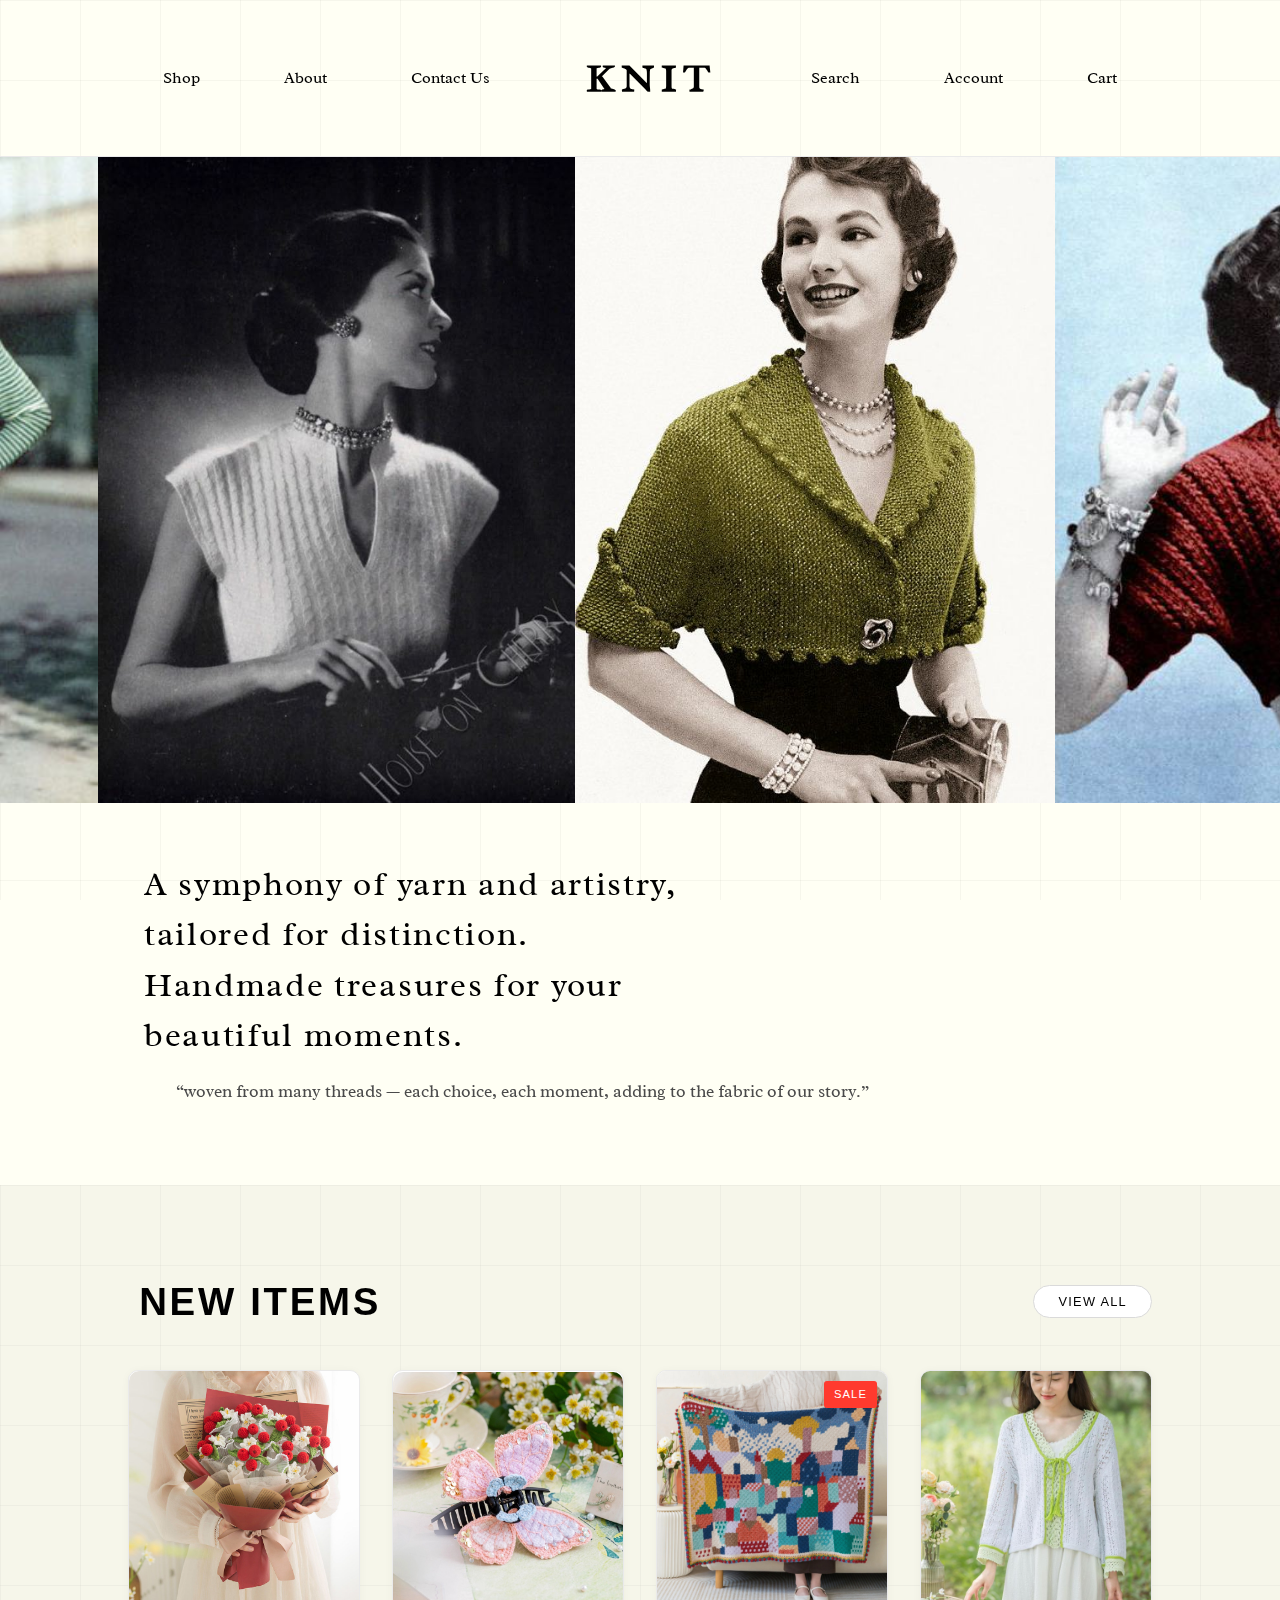
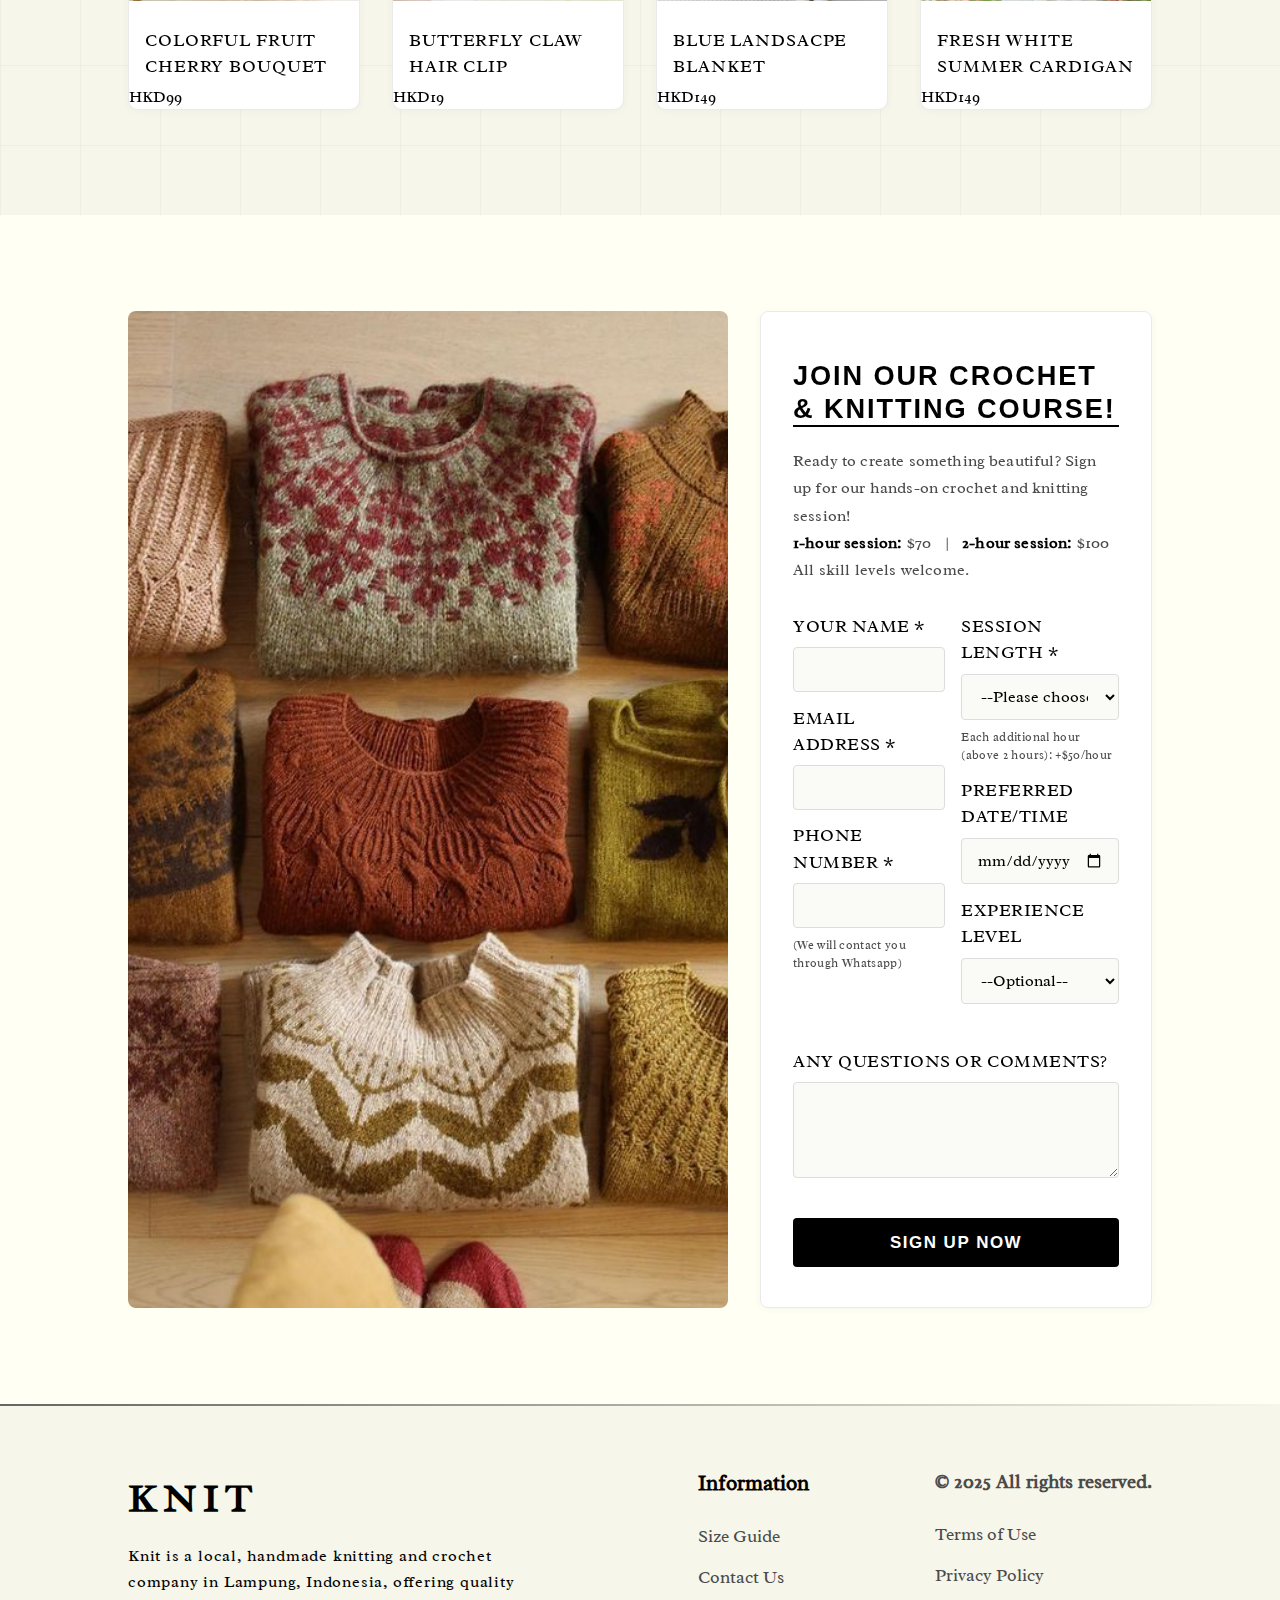
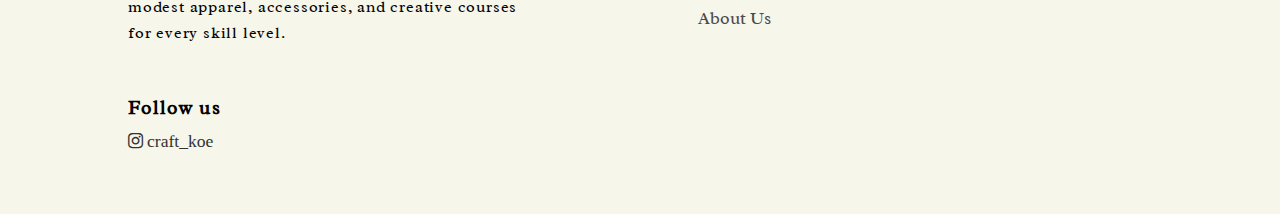
<file: index.html>
<!DOCTYPE html>
<html>  
    <head>
        <meta charset="UTF-8">
        <meta name="viewport" content="width=device-width, initial-scale=1">
        
        <link rel="shortcut icon" type="fronend/image/x-icon" href="frontend/images/yarn-logo-no-background-big.png" />
        <title>KNIT</title>
        <link rel="stylesheet" href="frontend/styles/pages/index.css" />


        <!-- Inter font -->
        <link rel="preconnect" href="https://fonts.googleapis.com">
        <link rel="preconnect" href="https://fonts.gstatic.com" crossorigin>
        <link href="https://fonts.googleapis.com/css2?family=Inter:ital,opsz,wght@0,14..32,100..900;1,14..32,100..900&family=Radley:ital@0;1&family=Roboto:ital,wght@0,100..900;1,100..900&display=swap" rel="stylesheet">

        <!-- Radley -->
        <link rel="preconnect" href="https://fonts.googleapis.com">
        <link rel="preconnect" href="https://fonts.gstatic.com" crossorigin>
        <link href="https://fonts.googleapis.com/css2?family=Radley:ital@0;1&family=Roboto:ital,wght@0,100..900;1,100..900&display=swap" rel="stylesheet">

        <!-- Instagram Logo -->
        <meta name="viewport" content="width=device-width, initial-scale=1">
        <link rel="stylesheet" href="https://cdnjs.cloudflare.com/ajax/libs/font-awesome/4.7.0/css/font-awesome.min.css">
    </head> 

    <body>
        <nav class="nav">
            <div class="nav__links__left">
                <a class=nav__link href="shop.html">Shop</a>
                <a class=nav__link href="about.html">About</a>
                <a class=nav__link href="contact.html">Contact Us</a>
            </div>

            <a class="nav__logo" href="index.html" >KNIT</a>

            <div class="nav__links__right">
                <a class="nav__link search_bar">Search</a>
                <a class=nav__link href="account.html">Account</a>
                <a class=nav__link href="cart.html">Cart</a>
            </div>
        </nav>

        <div class="search-container" id="searchContainer">
            <form class="search-form">
                <input type="text" class="search-input" placeholder="Search for products...">
                <button type="button" class="search-close" id="searchClose">✕</button>
            </form>
        </div>
        
        <div class="cover">
            <div class="cover__gallery">
                <img class="cover__image" alt="Cover image" src="frontend/images/vintage-green-buttoned-long-sleeve-shirt.jpg">
                <img class="cover__image" alt="Cover image" src="frontend/images/white-sleeveless shirtjpg.jpg">
                <img class="cover__image" alt="Cover image" src="frontend/images/vintage-green-cropped-shirt.jpg">
                <img class="cover__image" alt="Cover image" src="frontend/images/red-cropped-outer-shirt.jpg">    
            </div>
            
            <div class="cover__description">
                <h4>A symphony of yarn and artistry, tailored for distinction. Handmade treasures for your beautiful moments.</h4>
                <h5>“woven from many threads — each choice, each moment, adding to the fabric of our story.”</h5>
            </div>

            <div class="collection__preview">
                <div class="preview__title">
                    <span class="new-items__title">New Items</span>

                    <div class="new-items__button__section">
                        <button class="new-items__button">View all</button>
                    </div>
                </div>

                <div class="preview__gallery"></div>
            </div>
        </div>

        <div class="course">
            <div class="course__image">
                <img class="knitting-course__image4" alt="Knitting Course" src="frontend/images/knitting-course-image3.jpg">
            </div>

            <div class="signup">
                <h2>Join Our Crochet & Knitting Course!</h2>
                <p>
                    Ready to create something beautiful? Sign up for our hands-on crochet and knitting session!<br>
                    <strong>1-hour session:</strong> $70 &nbsp; | &nbsp; <strong>2-hour session:</strong> $100<br>
                    All skill levels welcome.
                </p>
                <form>
                    <div class="signup__inputs">
                        <div class="signup__left">
                            <div class="label-input__group">
                                <label class="signup__label" for="name">Your Name *</label>
                                <input type="text" id="name" name="name" required>
                            </div>
                            
                            <div class="label-input__group">
                                <label class="signup__label" for="email">Email Address *</label>
                                <input type="email" id="email" name="email" required>
                            </div>

                            <div class="label-input__group">
                                <label class="signup__label" for="phone">Phone Number *</label>
                                <input type="tel" id="phone" name="phone" required>
                                <h6>(We will contact you through Whatsapp)</h6>
                            </div>
                            
                        </div>

                        <div class="signup__right">
                            <div class="label-input__group">
                                <label class="signup__label" for="session">Session Length *</label>
                                <select id="session" name="session" required>
                                <option value="">--Please choose--</option>
                                <option value="2-hour">$100 - 2 hours</option>
                                <option value="1-hour">$70 - 1 hour</option>
                                </select>
                                <h6>Each additional hour (above 2 hours): +$50/hour</h6>
                            </div>
                            
                            <div class="label-input__group">
                                <label class="signup__label" for="preferred-date">Preferred Date/Time</label>
                                <input type="date" id="preferred-date" name="preferred-date">
                            </div>
                            
                            <div class="label-input__group">
                                <label class="signup__label" for="experience">Experience Level</label>
                                <select id="experience" name="experience">
                                <option value="">--Optional--</option>
                                <option value="beginner">Beginner</option>
                                <option value="intermediate">Intermediate</option>
                                <option value="advanced">Advanced</option>
                                </select>
                            </div>
                        </div>
                    </div>
                    
            
                    <div class="comment__group">
                        <label for="comments">Any Questions or Comments?</label>
                        <textarea id="comments" name="comments"></textarea>
                    </div>

                    <button class="signup-button__course" type="submit">SIGN UP NOW</button>
                </form>
            </div>
        </div>

        <footer class="footer">
            <div class="footer__content">
                <div class="footer__logo">
                    <h1 class="logo__name">KNIT</h1>
                    <p>Knit is a local, handmade knitting and crochet company in Lampung, Indonesia, offering quality modest apparel, accessories, and creative courses for every skill level.</p>
                    
                    <h3>Follow us</h3>
                    <a href="https://www.instagram.com/craft_koe_?utm_source=ig_web_button_share_sheet&igsh=ZDNlZDc0MzIxNw==" class="fa fa-instagram"> craft_koe</a>
                    
                </div>

                <div class="footer__links">
                    <div class="footer__column">
                        <h4>Information</h4>
                        <a href="#">Size Guide</a>
                        <a href="#">Contact Us</a>
                        <a href="#">About Us</a>
                    </div>
                </div>

                <div class="footer__bottom">
                    <p>&copy; 2025 All rights reserved.</p>
                    <a href="#">Terms of Use</a>
                    <a href="#">Privacy Policy</a>
                </div>
            </div>  
        </footer>

        <script type="module" src="backend/scripts/index.js"></script>

    </body>

</html>
</file>
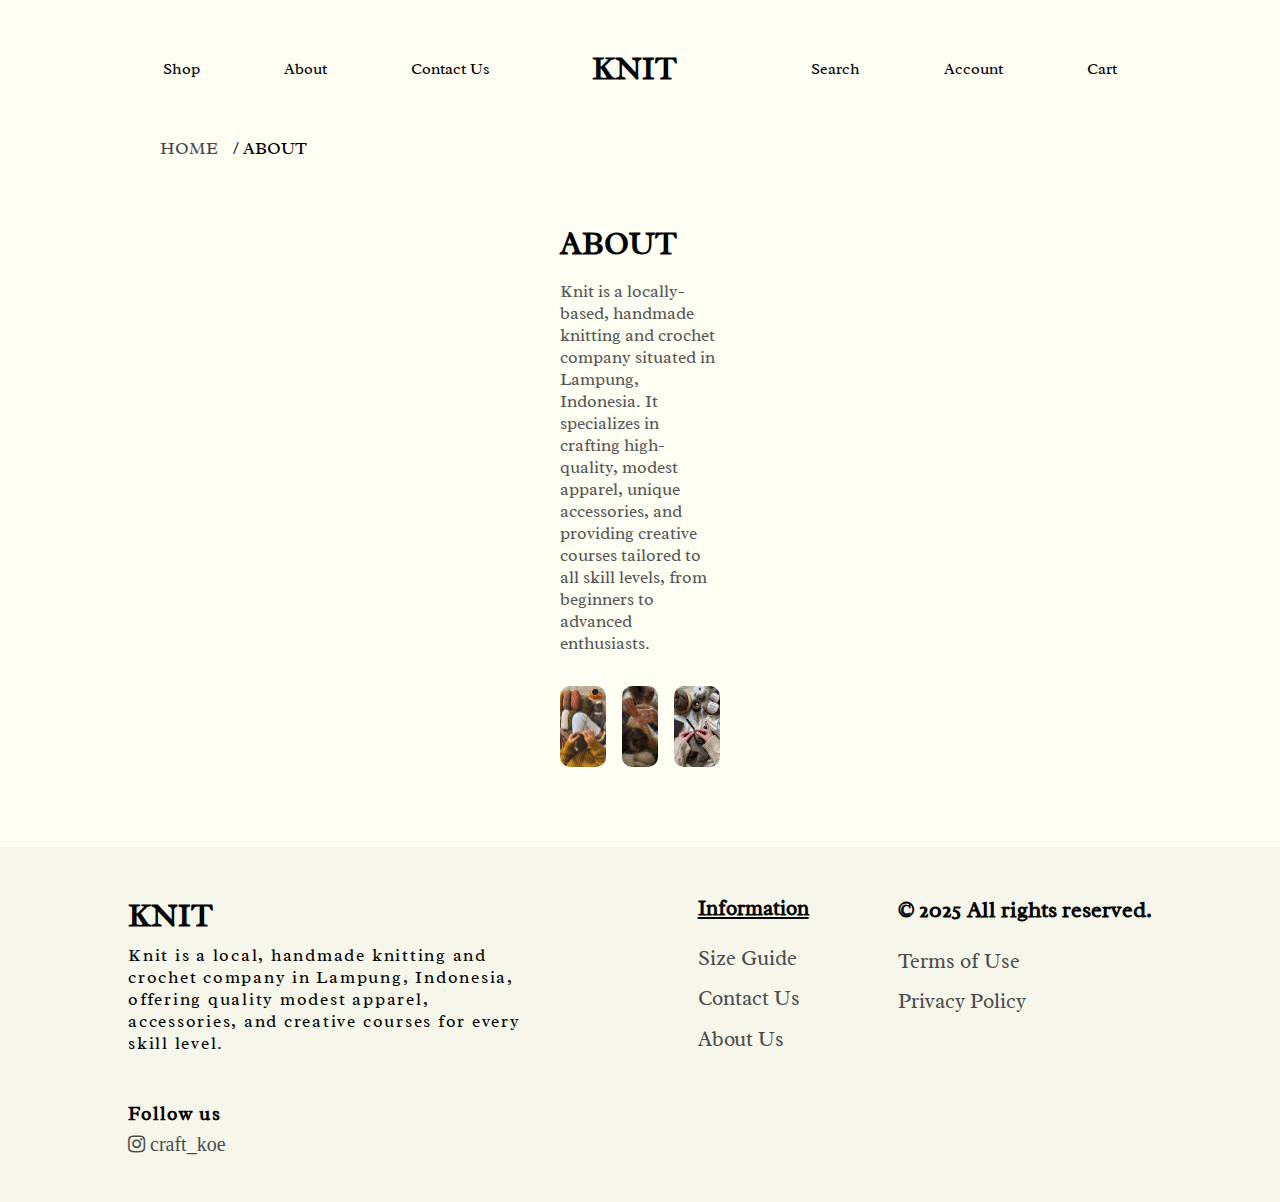
<file: about.html>
<!DOCTYPE html>
<html>  
    <head>
        <meta charset="UTF-8">
        <meta name="viewport" content="width=device-width, initial-scale=1">
        
        <link rel="shortcut icon" type="fronend/image/x-icon" href="frontend/images/yarn-logo-no-background-big.png" />
        <title>KNIT</title>
        <link rel="stylesheet" href="frontend/styles/pages/about.css" />


        <!-- Inter font -->
        <link rel="preconnect" href="https://fonts.googleapis.com">
        <link rel="preconnect" href="https://fonts.gstatic.com" crossorigin>
        <link href="https://fonts.googleapis.com/css2?family=Inter:ital,opsz,wght@0,14..32,100..900;1,14..32,100..900&family=Radley:ital@0;1&family=Roboto:ital,wght@0,100..900;1,100..900&display=swap" rel="stylesheet">

        <!-- Instagram Logo -->
        <meta name="viewport" content="width=device-width, initial-scale=1">
        <link rel="stylesheet" href="https://cdnjs.cloudflare.com/ajax/libs/font-awesome/4.7.0/css/font-awesome.min.css">
        

        <body>
            <nav class="nav">
                <div class="nav__links__left">
                    <a class=nav__link href="collection.html">Shop</a>
                    <a class=nav__link href="about.html">About</a>
                    <a class=nav__link href="contact.html">Contact Us</a>
                </div>

                <a class="nav__logo" href="index.html" >KNIT</a>

                <div class="nav__links__right">
                    <a class=nav__link href="collection.html">Search</a>
                    <a class=nav__link href="collection.html">Account</a>
                    <a class=nav__link href="collection.html">Cart</a>
                </div>
            </nav>

            <div class="home__link">
                <p><a class="home-link" href="index.html">HOME</a> / ABOUT</p>
            </div>

            <div class="about__page">
                <div class="about-page__description">
                    <h1>ABOUT</h1>
                    <p>Knit is a locally-based, handmade knitting and crochet company situated in Lampung, Indonesia. It specializes in crafting high-quality, modest apparel, unique accessories, and providing creative courses tailored to all skill levels, from beginners to advanced enthusiasts.</p>
                </div>

                <div class="about-page__images">
                    <!-- <img class="about__image" alt="checkered sweater girl" src="frontend/images/knitting-course-image5.jpg"> -->
                    <!-- <img class="about__image" alt="sleeveless sweater country girl" src="frontend/images/knitting-course-image6.jpg"> -->
                     <img class="about__image" alt="checkered sweater girl" src="frontend/images/knitting-course-image2.jpg">
                     <img class="about__image" alt="checkered sweater girl" src="frontend/images/ab69d7233e1824171c7b5cb471130643.jpg">
                     <img class="about__image" alt="checkered sweater girl" src="frontend/images/ea11f1b19dd8186fe44600997d5d1c47.jpg">
                </div>
                
            </div>

            <footer class="footer">
                <div class="footer__content">
                    <div class="footer__logo">
                        <h1 class="logo__name">KNIT</h1>
                        <p>Knit is a local, handmade knitting and crochet company in Lampung, Indonesia, offering quality modest apparel, accessories, and creative courses for every skill level.</p>
                        
                        <h3>Follow us</h3>
                        <a href="https://www.instagram.com/craft_koe_?utm_source=ig_web_button_share_sheet&igsh=ZDNlZDc0MzIxNw==" class="fa fa-instagram"> craft_koe</a>
                        
                    </div>

                    <div class="footer__links">
                        <div class="footer__column">
                            <h4>Information</h4>
                            <a href="#">Size Guide</a>
                            <a href="#">Contact Us</a>
                            <a href="#">About Us</a>
                        </div>
                    </div>

                    <div class="footer__bottom">
                        <p>&copy; 2025 All rights reserved.</p>
                        <a href="#">Terms of Use</a>
                        <a href="#">Privacy Policy</a>
                    </div>
                </div>
                
            </footer>
            
        </body>

<script>
  document.addEventListener("DOMContentLoaded", function() {
    const nav = document.querySelector('.nav');
    const navHeight = nav.offsetHeight;
    const navOriginalPosition = nav.offsetTop;
    let lastScrollTop = 0;
    let isFixed = false;
    
    // Set initial nav properties
    nav.style.backgroundColor = '#fffff4';
    nav.style.width = '100%';
    nav.style.transition = 'transform 0.2s ease-in-out';
    nav.style.zIndex = '1000';
    
    // Create a placeholder to prevent layout shifts
    const placeholder = document.createElement('div');
    placeholder.style.height = navHeight + 'px';
    placeholder.style.display = 'none';
    nav.parentNode.insertBefore(placeholder, nav);
    
    window.addEventListener('scroll', function() {
      let scrollTop = window.pageYOffset || document.documentElement.scrollTop;
      let scrollingDown = scrollTop > lastScrollTop;
      
      // Check if we've scrolled past the nav completely
      if (scrollTop >= navOriginalPosition + navHeight) {
        // Nav is completely out of view
        if (!isFixed) {
          // First time becoming fixed - apply fixed positioning
          placeholder.style.display = 'block';
          nav.style.position = 'fixed';
          nav.style.top = '0';
          
          // If scrolling down, immediately hide it without transition
          if (scrollingDown) {
            nav.style.transition = 'none';
            nav.style.transform = 'translateY(-100%)';
            // Force reflow to apply the transform without transition
            nav.offsetHeight;
            // Restore transition for future changes
            nav.style.transition = 'transform 0.3s ease-in-out';
          } else {
            nav.style.transform = 'translateY(0)';
          }
          
          isFixed = true;
        } else {
          // Already fixed, handle hide/show
          if (scrollingDown) {
            nav.style.transform = 'translateY(-100%)';
          } else {
            nav.style.transform = 'translateY(0)';
          }
        }
      } else if (scrollTop <= navOriginalPosition) {
        // We're at or above the original nav position
        if (isFixed) {
          placeholder.style.display = 'none';
          nav.style.position = 'static';
          nav.style.transform = 'translateY(0)';
          isFixed = false;
        }
      }
      
      lastScrollTop = scrollTop;
    });
  });
</script>
    </head>
</html>
</file>
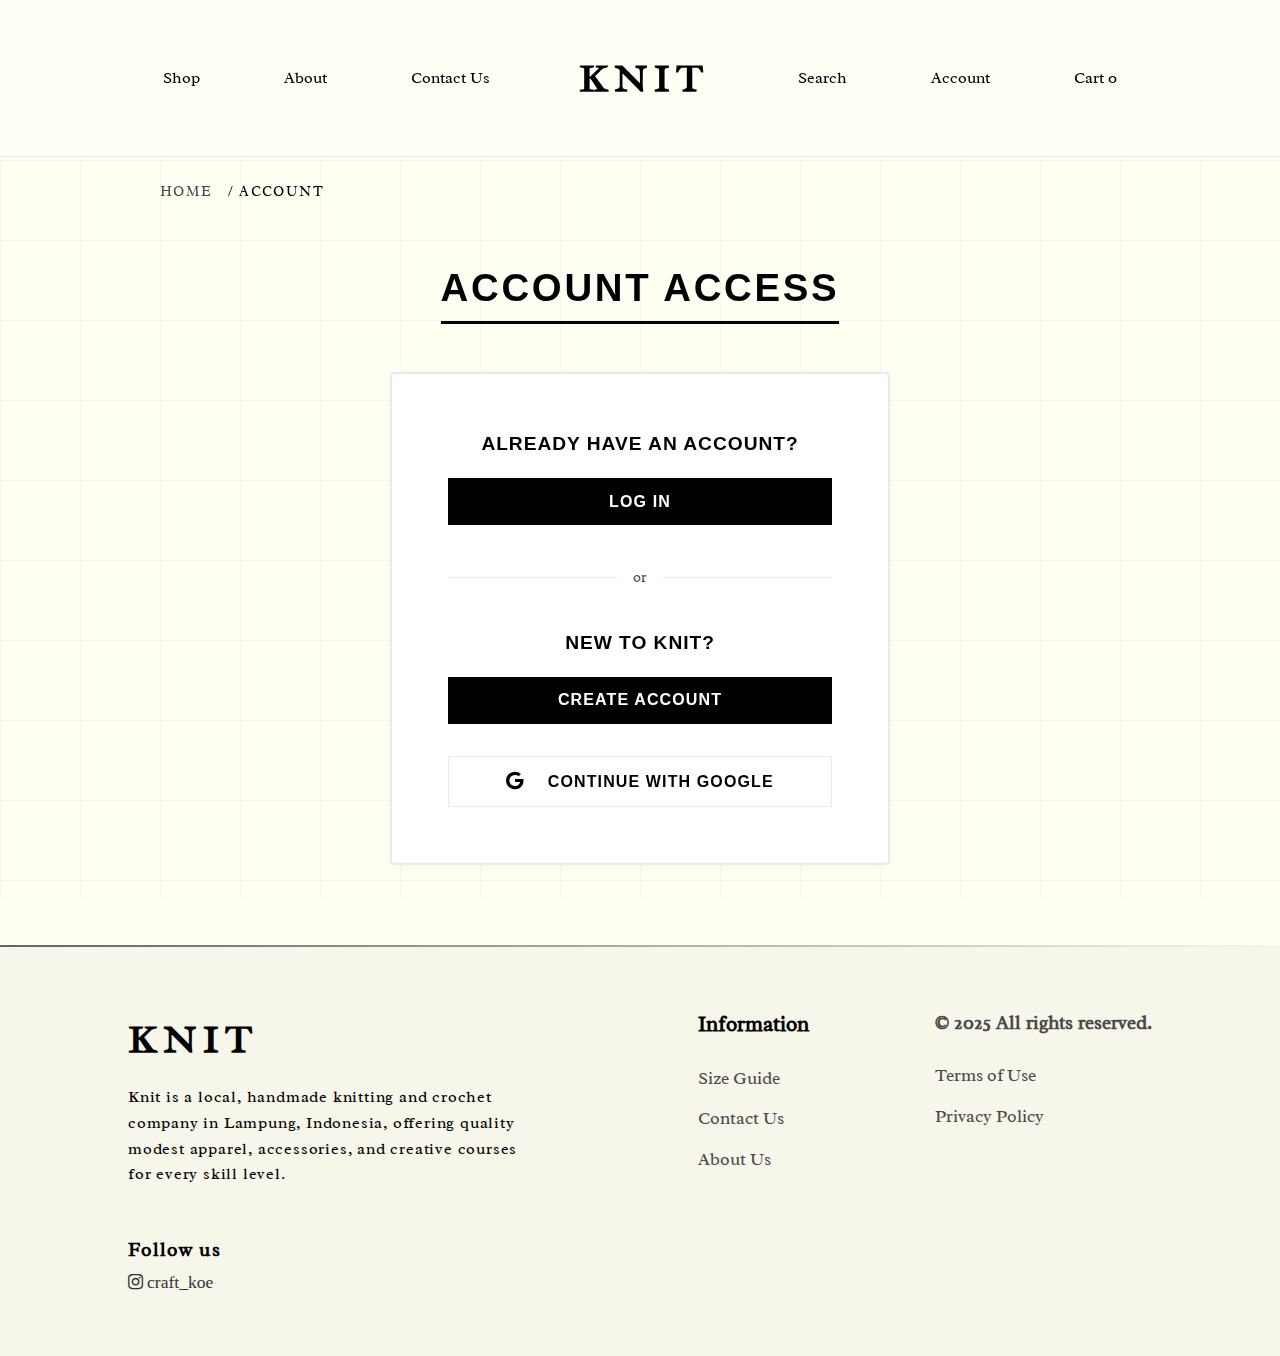
<file: account.html>
<!DOCTYPE html>
<html>  
  <head>
    <meta charset="UTF-8">
    <meta name="viewport" content="width=device-width, initial-scale=1">
    
    <link rel="shortcut icon" type="fronend/image/x-icon" href="frontend/images/yarn-logo-no-background-big.png" />
    <title>KNIT</title>
    <link rel="stylesheet" href="frontend/styles/pages/account.css" />


    <!-- Inter font -->
    <link rel="preconnect" href="https://fonts.googleapis.com">
    <link rel="preconnect" href="https://fonts.gstatic.com" crossorigin>
    <link href="https://fonts.googleapis.com/css2?family=Inter:ital,opsz,wght@0,14..32,100..900;1,14..32,100..900&family=Radley:ital@0;1&family=Roboto:ital,wght@0,100..900;1,100..900&display=swap" rel="stylesheet">

    <!-- Instagram Logo -->
    <meta name="viewport" content="width=device-width, initial-scale=1">
    <link rel="stylesheet" href="https://cdnjs.cloudflare.com/ajax/libs/font-awesome/4.7.0/css/font-awesome.min.css">
  </head>

  <body>
    <nav class="nav">
        <div class="nav__links__left">
            <a class=nav__link href="shop.html">Shop</a>
            <a class=nav__link href="about.html">About</a>
            <a class=nav__link href="contact.html">Contact Us</a>
        </div>

        <a class="nav__logo" href="index.html" >KNIT</a>

        <div class="nav__links__right">
            <a class="nav__link search_bar">Search</a>
            <a class=nav__link href="account.html">Account</a>
            <a class=nav__link href="cart.html">
              Cart
              <span class="cart-count">0</span>
            </a>
        </div>
    </nav>

    <div class="search-container" id="searchContainer">
      <form class="search-form">
        <input type="text" class="search-input" placeholder="Search for products...">
        <button type="button" class="search-close" id="searchClose">✕</button>
      </form>
    </div>

    <div class="home__link">
        <p><a class="home-link" href="index.html">HOME</a> / ACCOUNT</p>
    </div>

    <div class="account-section">
        <h2>Account Access</h2>
        <div class="account-options">
            <div class="account-login">
                <h3>Already have an account?</h3>
                <button class="btn-login">Log In</button>
            </div>
            <div class="account-divider">
                <span>or</span>
            </div>
            <div class="account-register">
                <h3>New to KNIT?</h3>
                <button class="btn-register">Create Account</button>
                <button class="btn-google">
                    <i class="fa fa-google"></i>
                    <span>Continue with Google</span>
                </button>
            </div>
        </div>
    </div>

      <!-- Login Modal -->
    <div id="loginModal" class="modal">
      <div class="modal-content">
        <span class="close-modal">&times;</span>
        <h3>Log In</h3>
        <form class="auth-form">
          <div class="form-group">
            <label for="login-email">Email</label>
            <input type="email" id="login-email" required>
          </div>
          <div class="form-group">
            <label for="login-password">Password</label>
            <input type="password" id="login-password" required>
          </div>
          <div class="form-options">
            <label class="remember-me">
              <input type="checkbox"> Remember me
            </label>
            <a href="#" class="forgot-password">Forgot password?</a>
          </div>
          <button type="submit" class="btn-submit">Log In</button>
        </form>
      </div>
    </div>

    <!-- Register Modal -->
    <div id="registerModal" class="modal">
      <div class="modal-content">
        <span class="close-modal">&times;</span>
        <h3>Create Account</h3>
        <form class="auth-form">
          <div class="form-group">
            <label for="register-name">Full Name</label>
            <input type="text" id="register-name" required>
          </div>
          <div class="form-group">
            <label for="register-email">Email</label>
            <input type="email" id="register-email" required>
          </div>
          <div class="form-group">
            <label for="register-password">Password</label>
            <input type="password" id="register-password" required>
          </div>
          <div class="form-group">
            <label for="register-password-confirm">Confirm Password</label>
            <input type="password" id="register-password-confirm" required>
          </div>
          <div class="form-terms">
            <label class="terms-checkbox">
              <input type="checkbox" required> I agree to the <a href="#">Terms of Service</a> and <a href="#">Privacy Policy</a>
            </label>
          </div>
          <button type="submit" class="btn-submit">Create Account</button>
        </form>
      </div>
    </div>

    <footer class="footer">
        <div class="footer__content">
            <div class="footer__logo">
                <h1 class="logo__name">KNIT</h1>
                <p>Knit is a local, handmade knitting and crochet company in Lampung, Indonesia, offering quality modest apparel, accessories, and creative courses for every skill level.</p>
                
                <h3>Follow us</h3>
                <a href="https://www.instagram.com/craft_koe_?utm_source=ig_web_button_share_sheet&igsh=ZDNlZDc0MzIxNw==" class="fa fa-instagram"> craft_koe</a>
                
            </div>

            <div class="footer__links">
                <div class="footer__column">
                    <h4>Information</h4>
                    <a href="#">Size Guide</a>
                    <a href="#">Contact Us</a>
                    <a href="#">About Us</a>
                </div>
            </div>

            <div class="footer__bottom">
                <p>&copy; 2025 All rights reserved.</p>
                <a href="#">Terms of Use</a>
                <a href="#">Privacy Policy</a>
            </div>
        </div>
        
    </footer>
    <script type="module" src="./backend/scripts/account.js"></script>
  </body>

</html>
</file>
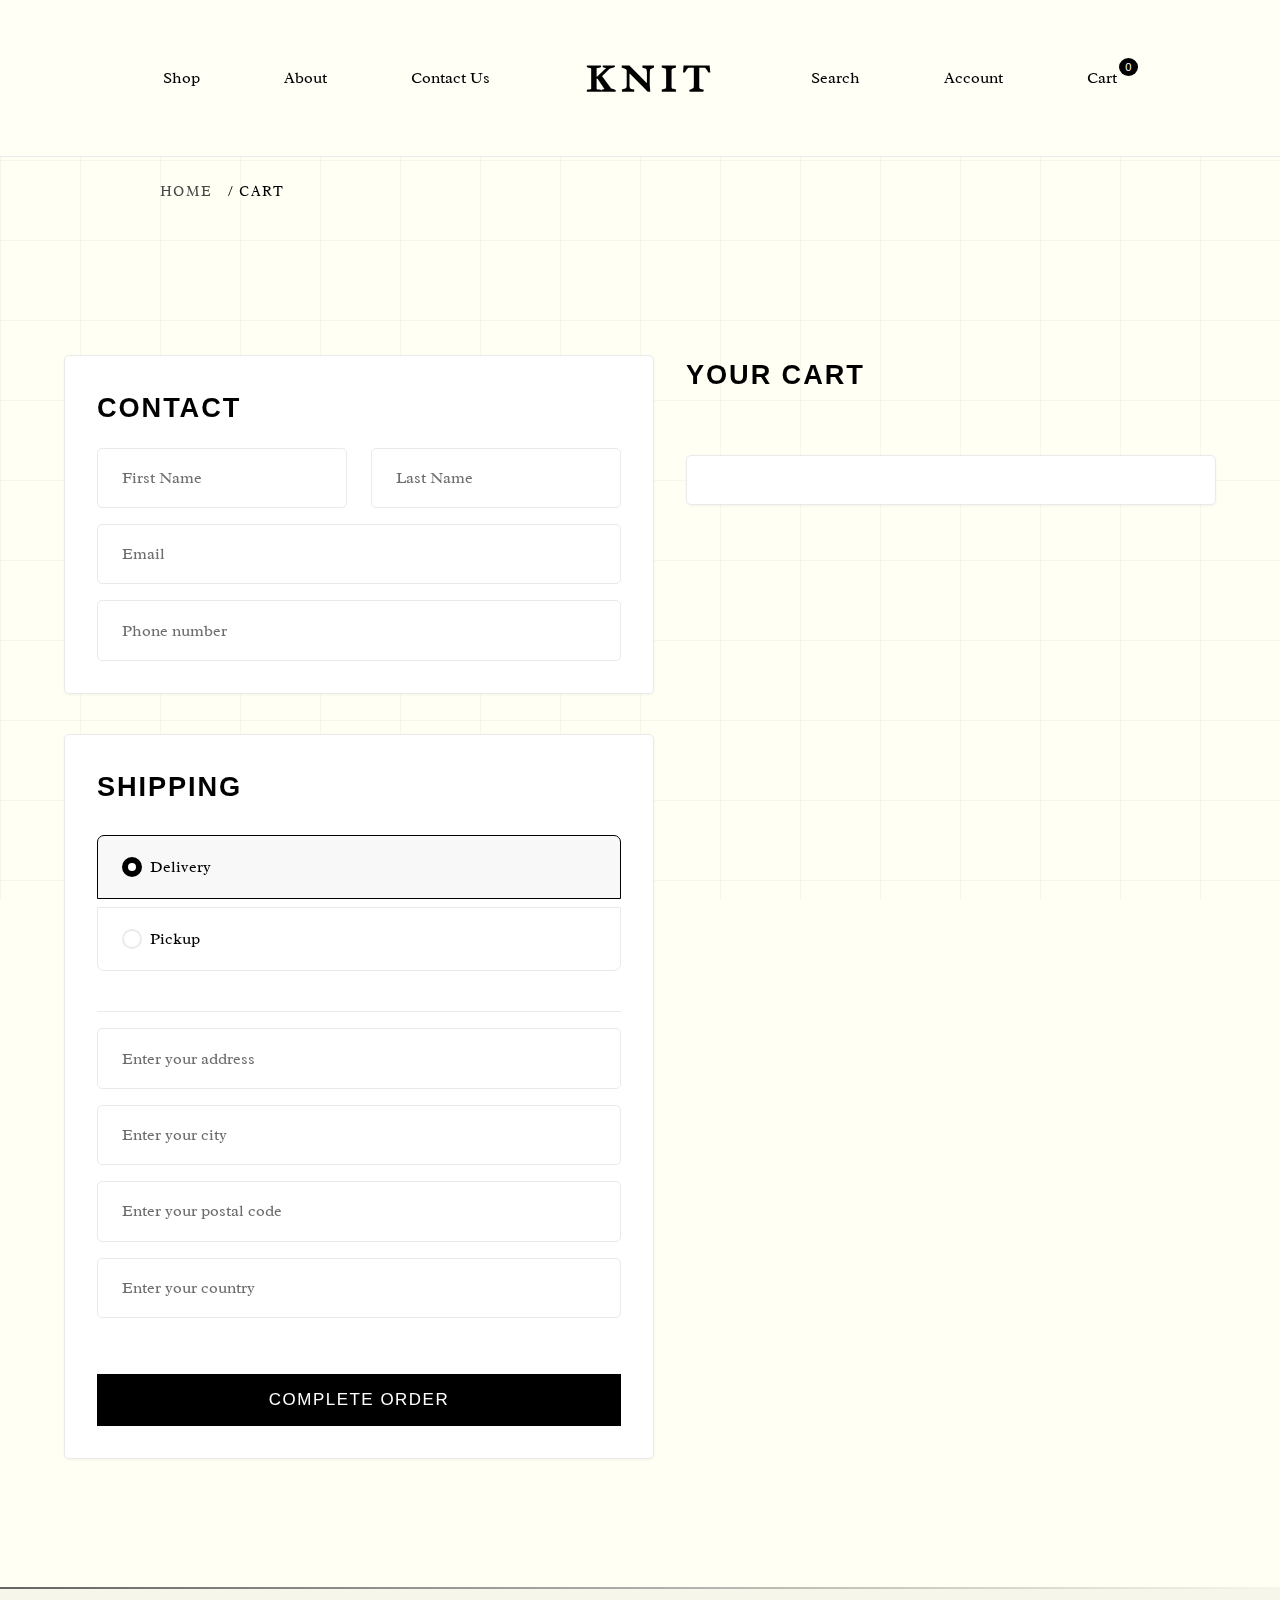
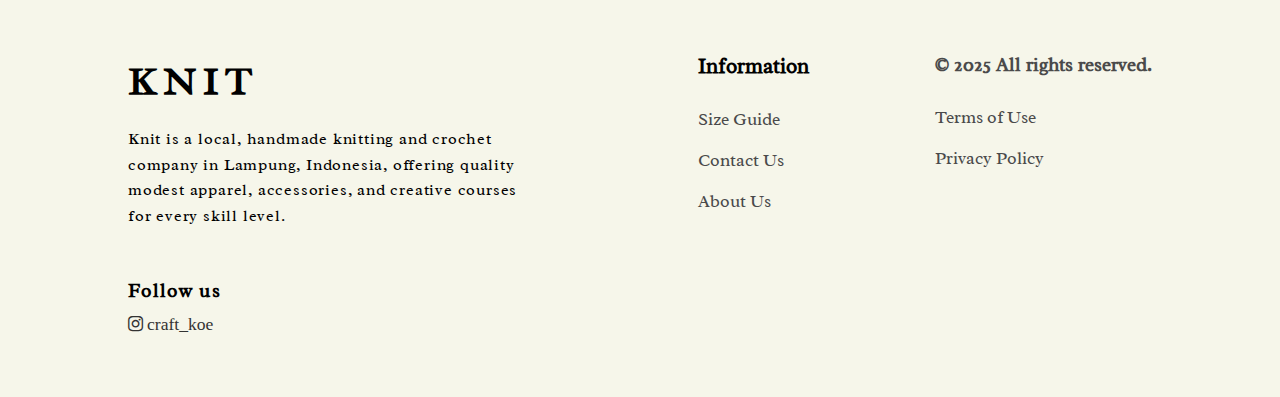
<file: cart.html>
<!DOCTYPE html>
<html>  
    <head>
        <meta charset="UTF-8">
        <meta name="viewport" content="width=device-width, initial-scale=1">
        
        <link rel="shortcut icon" type="fronend/image/x-icon" href="frontend/images/yarn-logo-no-background-big.png" />
        <title>KNIT</title>
        <link rel="stylesheet" href="frontend/styles/pages/cart.css" />


        <!-- Inter font -->
        <link rel="preconnect" href="https://fonts.googleapis.com">
        <link rel="preconnect" href="https://fonts.gstatic.com" crossorigin>
        <link href="https://fonts.googleapis.com/css2?family=Inter:ital,opsz,wght@0,14..32,100..900;1,14..32,100..900&family=Radley:ital@0;1&family=Roboto:ital,wght@0,100..900;1,100..900&display=swap" rel="stylesheet">

        <!-- Instagram Logo -->
        <meta name="viewport" content="width=device-width, initial-scale=1">
        <link rel="stylesheet" href="https://cdnjs.cloudflare.com/ajax/libs/font-awesome/4.7.0/css/font-awesome.min.css">
    </head>
    <body>
        <nav class="nav">
            <div class="nav__links__left">
                <a class=nav__link href="shop.html">Shop</a>
                <a class=nav__link href="about.html">About</a>
                <a class=nav__link href="contact.html">Contact Us</a>
            </div>

            <a class="nav__logo" href="index.html" >KNIT</a>

            <div class="nav__links__right">
                <a class="nav__link search_bar">Search</a>
                <a class="nav__link" href="account.html">Account</a>
                <a class="nav__link" href="cart.html">
                    Cart
                    <span class="cart-count">0</span>
                </a>
            </div>
        </nav>

        <div class="search-container" id="searchContainer">
            <form class="search-form">
            <input type="text" class="search-input" placeholder="Search for products...">
            <button type="button" class="search-close" id="searchClose">✕</button>
            </form>
        </div>

        <div class="home__link">
            <p><a class="home-link" href="index.html">HOME</a> / CART</p>
        </div>

        <div class="cart-page__container">
            <div class="left__container">
                <div class="user-contact__container">
                    <h3 class="user-contact__title">Contact</h3>
                    <div class="user-contact__name">
                        <input type="text" class="user-contact__input firstname-input" placeholder="First Name">
                        <input type="text" class="user-contact__input lastname-input" placeholder="Last Name">
                    </div>
                    
                    <input type="email" class="user-contact__input email-input" placeholder="Email">
                    <input type="text" class="user-contact__input phonenumber-input" placeholder="Phone number">
                </div>

                <div class="delivery__container">
                    <h3 class="user-contact__title">Shipping</h3>
                    <div class="delivery__methods">
                        <div class="delivery__method delivery selected" id="deliveryMethodContainer1">
                            <input type="radio" class="delivery__radio" name="delivery" id="delivery1" checked>
                            <label for="delivery1" class="delivery__label">Delivery</label>
                        </div>
                        <div class="delivery__method pickup" id="deliveryMethodContainer2">
                            <input type="radio" class="delivery__radio" name="delivery" id="delivery2">
                            <label for="delivery2" class="delivery__label">Pickup</label>
                        </div>
                    </div>
                    
                    <div class="delivery__details">
                        <input type="text" class="delivery__input address-input" placeholder="Enter your address">
                        <input type="text" class="delivery__input city-input" placeholder="Enter your city">
                        <input type="text" class="delivery__input postal-input" placeholder="Enter your postal code">
                        <input type="text" class="delivery__input country-input" placeholder="Enter your country">
                    </div>

                    <div class="pickup__details">
                        <h4 class="pickup__description">We will contact you through your WhatsApp for the pickup details</h4>
                    </div>
                    
                    <button class="make-order-button">COMPLETE ORDER</button>
                </div>
            </div>
        
    
            <div class="cart__container">
                <h3 class="cart__title">Your Cart</h3>

                <div class="cart__items"></div>
                    
                <div class="cart__summary"></div>
            </div>
        </div>

        <footer class="footer">
            <div class="footer__content">
                <div class="footer__logo">
                    <h1 class="logo__name">KNIT</h1>
                    <p>Knit is a local, handmade knitting and crochet company in Lampung, Indonesia, offering quality modest apparel, accessories, and creative courses for every skill level.</p>
                    
                    <h3>Follow us</h3>
                    <a href="https://www.instagram.com/craft_koe_?utm_source=ig_web_button_share_sheet&igsh=ZDNlZDc0MzIxNw==" class="fa fa-instagram"> craft_koe</a>
                    
                </div>

                <div class="footer__links">
                    <div class="footer__column">
                        <h4>Information</h4>
                        <a href="#">Size Guide</a>
                        <a href="#">Contact Us</a>
                        <a href="#">About Us</a>
                    </div>
                </div>

                <div class="footer__bottom">
                    <p>&copy; 2025 All rights reserved.</p>
                    <a href="#">Terms of Use</a>
                    <a href="#">Privacy Policy</a>
                </div>
            </div>
        </footer>
        
        <!-- <script type="text/javascript" src="https://cdn.emailjs.com/sdk/3.11.0/email.min.js"></script>
        <script type="text/javascript">
        (function(){
            emailjs.init("mZObdn6YZoWHiJ5-k");
            // Make it explicitly available on window
            window.emailjs = emailjs;
        })();
        </script> -->

        <script type="module" src="./backend/scripts/cart.js"></script>
        
        </body>
</html>
</file>
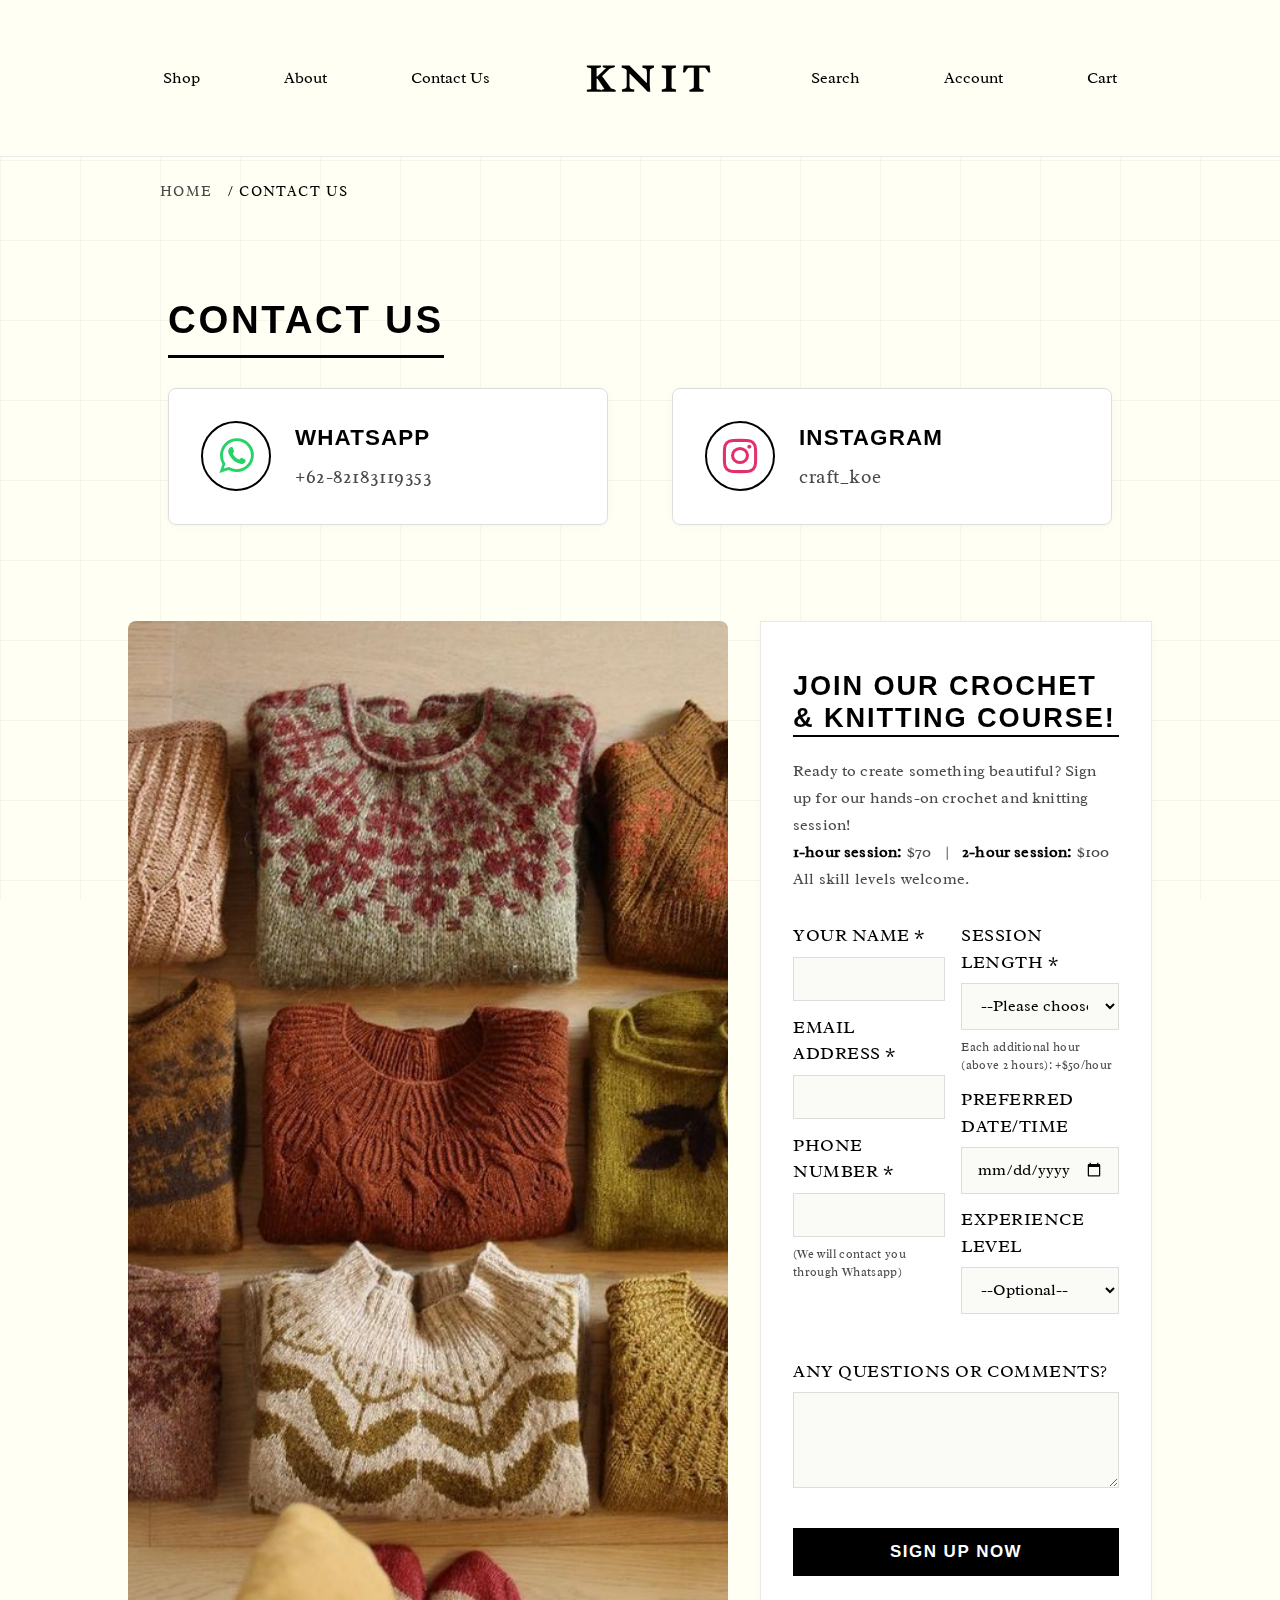
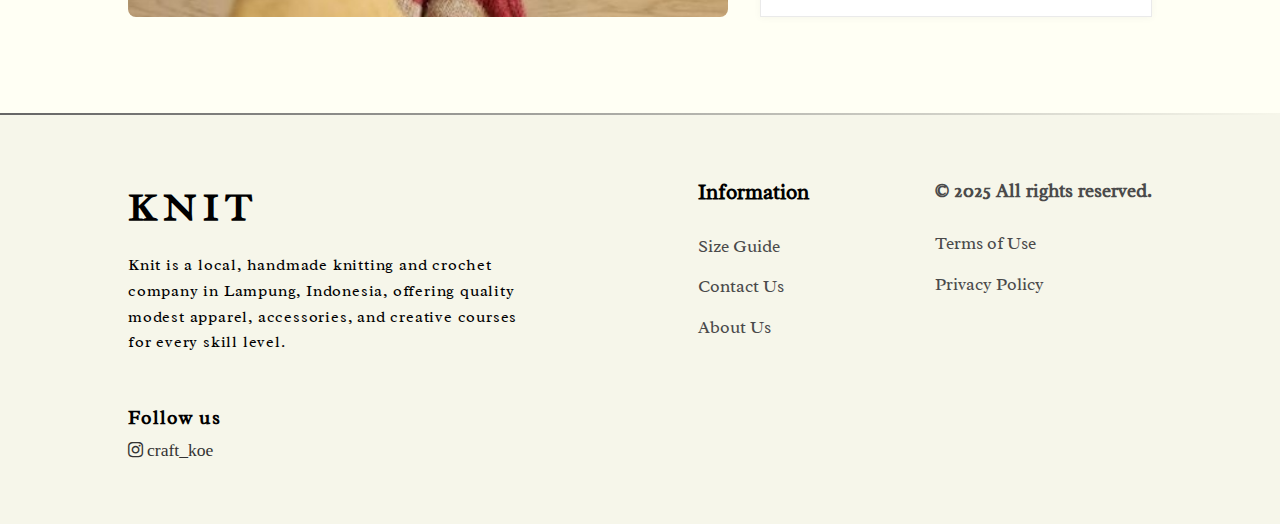
<file: contact.html>
<!DOCTYPE html>
<html>  
    <head>
        <meta charset="UTF-8">
        <meta name="viewport" content="width=device-width, initial-scale=1">
        
        <link rel="shortcut icon" type="fronend/image/x-icon" href="frontend/images/yarn-logo-no-background-big.png" />
        <title>KNIT</title>
        <link rel="stylesheet" href="frontend/styles/pages/contact.css" />


        <!-- Inter font -->
        <link rel="preconnect" href="https://fonts.googleapis.com">
        <link rel="preconnect" href="https://fonts.gstatic.com" crossorigin>
        <link href="https://fonts.googleapis.com/css2?family=Inter:ital,opsz,wght@0,14..32,100..900;1,14..32,100..900&family=Radley:ital@0;1&family=Roboto:ital,wght@0,100..900;1,100..900&display=swap" rel="stylesheet">

        <!-- Instagram Logo -->
        <meta name="viewport" content="width=device-width, initial-scale=1">
        <link rel="stylesheet" href="https://cdnjs.cloudflare.com/ajax/libs/font-awesome/4.7.0/css/font-awesome.min.css">
        

        <body>
            <nav class="nav">
                <div class="nav__links__left">
                    <a class=nav__link href="shop.html">Shop</a>
                    <a class=nav__link href="about.html">About</a>
                    <a class=nav__link href="contact.html">Contact Us</a>
                </div>

                <a class="nav__logo" href="index.html" >KNIT</a>

                <div class="nav__links__right">
                    <a class=nav__link href="collection.html">Search</a>
                    <a class=nav__link href="account.html">Account</a>
                    <a class=nav__link href="collection.html">Cart</a>
                </div>
            </nav>

            <div class="home__link">
                <p><a class="home-link" href="index.html">HOME</a> / CONTACT US</p>
            </div>

            <div class="contact-info">
                <h2>Contact Us</h2>
                <div class="contact-methods">
                    <a href="https://wa.me/6282183119353" class="contact-method" target="_blank">
                        <div class="contact-icon">
                            <i class="fa fa-whatsapp"></i>
                        </div>
                        <div class="contact-details">
                            <h3>WhatsApp</h3>
                            <p>+62-82183119353</p>
                        </div>
                    </a>
                    <a href="https://www.instagram.com/craft_koe_?utm_source=ig_web_button_share_sheet&igsh=ZDNlZDc0MzIxNw==" class="contact-method" target="_blank">
                        <div class="contact-icon">
                            <i class="fa fa-instagram"></i>
                        </div>
                        <div class="contact-details">
                            <h3>Instagram</h3>
                            <p>craft_koe</p>
                        </div>
                    </a>
                </div>
            </div>

            <div class="course">
                <div class="course__image">
                    <img class="knitting-course__image4" alt="Knitting Course" src="frontend/images/knitting-course-image3.jpg">
                    <!-- <img class="knitting-course__image4" alt="Knitting Course" src="frontend/images/knitting-course-image4.jpg"> -->
                    <!-- <img class="knitting-course__image4" alt="Knitting Course" src="frontend/images/knitting-course-image5.jpg"> -->
                    <!-- <img class="knitting-course__image4" alt="Knitting Course" src="frontend/images/knitting-course-image6.jpg"> -->
                    <!-- <img class="knitting-course__image4" alt="Knitting Course" src="frontend/images/knitting-course-image7.jpg"> -->
                </div>

                <div class="signup">
                    <h2>Join Our Crochet & Knitting Course!</h2>
                    <p>
                        Ready to create something beautiful? Sign up for our hands-on crochet and knitting session!<br>
                        <strong>1-hour session:</strong> $70 &nbsp; | &nbsp; <strong>2-hour session:</strong> $100<br>
                        All skill levels welcome.
                    </p>
                    <form>
                        <div class="signup__inputs">
                            <div class="signup__left">
                                <div class="label-input__group">
                                    <label class="signup__label" for="name">Your Name *</label>
                                    <input type="text" id="name" name="name" required>
                                </div>
                                
                                <div class="label-input__group">
                                    <label class="signup__label" for="email">Email Address *</label>
                                    <input type="email" id="email" name="email" required>
                                </div>

                                <div class="label-input__group">
                                    <label class="signup__label" for="phone">Phone Number *</label>
                                    <input type="tel" id="phone" name="phone" required>
                                    <h6>(We will contact you through Whatsapp)</h6>
                                </div>
                                
                            </div>

                            <div class="signup__right">
                                <div class="label-input__group">
                                    <label class="signup__label" for="session">Session Length *</label>
                                    <select id="session" name="session" required>
                                    <option value="">--Please choose--</option>
                                    <option value="2-hour">$100 - 2 hours</option>
                                    <option value="1-hour">$70 - 1 hour</option>
                                    </select>
                                    <h6>Each additional hour (above 2 hours): +$50/hour</h6>
                                </div>
                                
                                <div class="label-input__group">
                                    <label class="signup__label" for="preferred-date">Preferred Date/Time</label>
                                    <input type="date" id="preferred-date" name="preferred-date">
                                </div>
                                
                                <div class="label-input__group">
                                    <label class="signup__label" for="experience">Experience Level</label>
                                    <select id="experience" name="experience">
                                    <option value="">--Optional--</option>
                                    <option value="beginner">Beginner</option>
                                    <option value="intermediate">Intermediate</option>
                                    <option value="advanced">Advanced</option>
                                    </select>
                                </div>
                            </div>
                        </div>
                        
                
                        <div class="comment__group">
                            <label for="comments">Any Questions or Comments?</label>
                            <textarea id="comments" name="comments"></textarea>
                        </div>

                        <button class="signup-button__course" type="submit">SIGN UP NOW</button>
                    </form>
                </div>
            </div>

            <footer class="footer">
                <div class="footer__content">
                    <div class="footer__logo">
                        <h1 class="logo__name">KNIT</h1>
                        <p>Knit is a local, handmade knitting and crochet company in Lampung, Indonesia, offering quality modest apparel, accessories, and creative courses for every skill level.</p>
                        
                        <h3>Follow us</h3>
                        <a href="https://www.instagram.com/craft_koe_?utm_source=ig_web_button_share_sheet&igsh=ZDNlZDc0MzIxNw==" class="fa fa-instagram"> craft_koe</a>
                        
                    </div>

                    <div class="footer__links">
                        <div class="footer__column">
                            <h4>Information</h4>
                            <a href="#">Size Guide</a>
                            <a href="#">Contact Us</a>
                            <a href="#">About Us</a>
                        </div>
                    </div>

                    <div class="footer__bottom">
                        <p>&copy; 2025 All rights reserved.</p>
                        <a href="#">Terms of Use</a>
                        <a href="#">Privacy Policy</a>
                    </div>
                </div>
                
            </footer>
            
        </body>

<script>
  document.addEventListener("DOMContentLoaded", function() {
    const nav = document.querySelector('.nav');
    const navHeight = nav.offsetHeight;
    const navOriginalPosition = nav.offsetTop;
    let lastScrollTop = 0;
    let isFixed = false;
    
    // Set initial nav properties
    nav.style.backgroundColor = '#fffff4';
    nav.style.width = '100%';
    nav.style.transition = 'transform 0.2s ease-in-out';
    nav.style.zIndex = '1000';
    
    // Create a placeholder to prevent layout shifts
    const placeholder = document.createElement('div');
    placeholder.style.height = navHeight + 'px';
    placeholder.style.display = 'none';
    nav.parentNode.insertBefore(placeholder, nav);
    
    window.addEventListener('scroll', function() {
      let scrollTop = window.pageYOffset || document.documentElement.scrollTop;
      let scrollingDown = scrollTop > lastScrollTop;
      
      // Check if we've scrolled past the nav completely
      if (scrollTop >= navOriginalPosition + navHeight) {
        // Nav is completely out of view
        if (!isFixed) {
          // First time becoming fixed - apply fixed positioning
          placeholder.style.display = 'block';
          nav.style.position = 'fixed';
          nav.style.top = '0';
          
          // If scrolling down, immediately hide it without transition
          if (scrollingDown) {
            nav.style.transition = 'none';
            nav.style.transform = 'translateY(-100%)';
            // Force reflow to apply the transform without transition
            nav.offsetHeight;
            // Restore transition for future changes
            nav.style.transition = 'transform 0.3s ease-in-out';
          } else {
            nav.style.transform = 'translateY(0)';
          }
          
          isFixed = true;
        } else {
          // Already fixed, handle hide/show
          if (scrollingDown) {
            nav.style.transform = 'translateY(-100%)';
          } else {
            nav.style.transform = 'translateY(0)';
          }
        }
      } else if (scrollTop <= navOriginalPosition) {
        // We're at or above the original nav position
        if (isFixed) {
          placeholder.style.display = 'none';
          nav.style.position = 'static';
          nav.style.transform = 'translateY(0)';
          isFixed = false;
        }
      }
      
      lastScrollTop = scrollTop;
    });
  });
</script>
    </head>
</html>
</file>
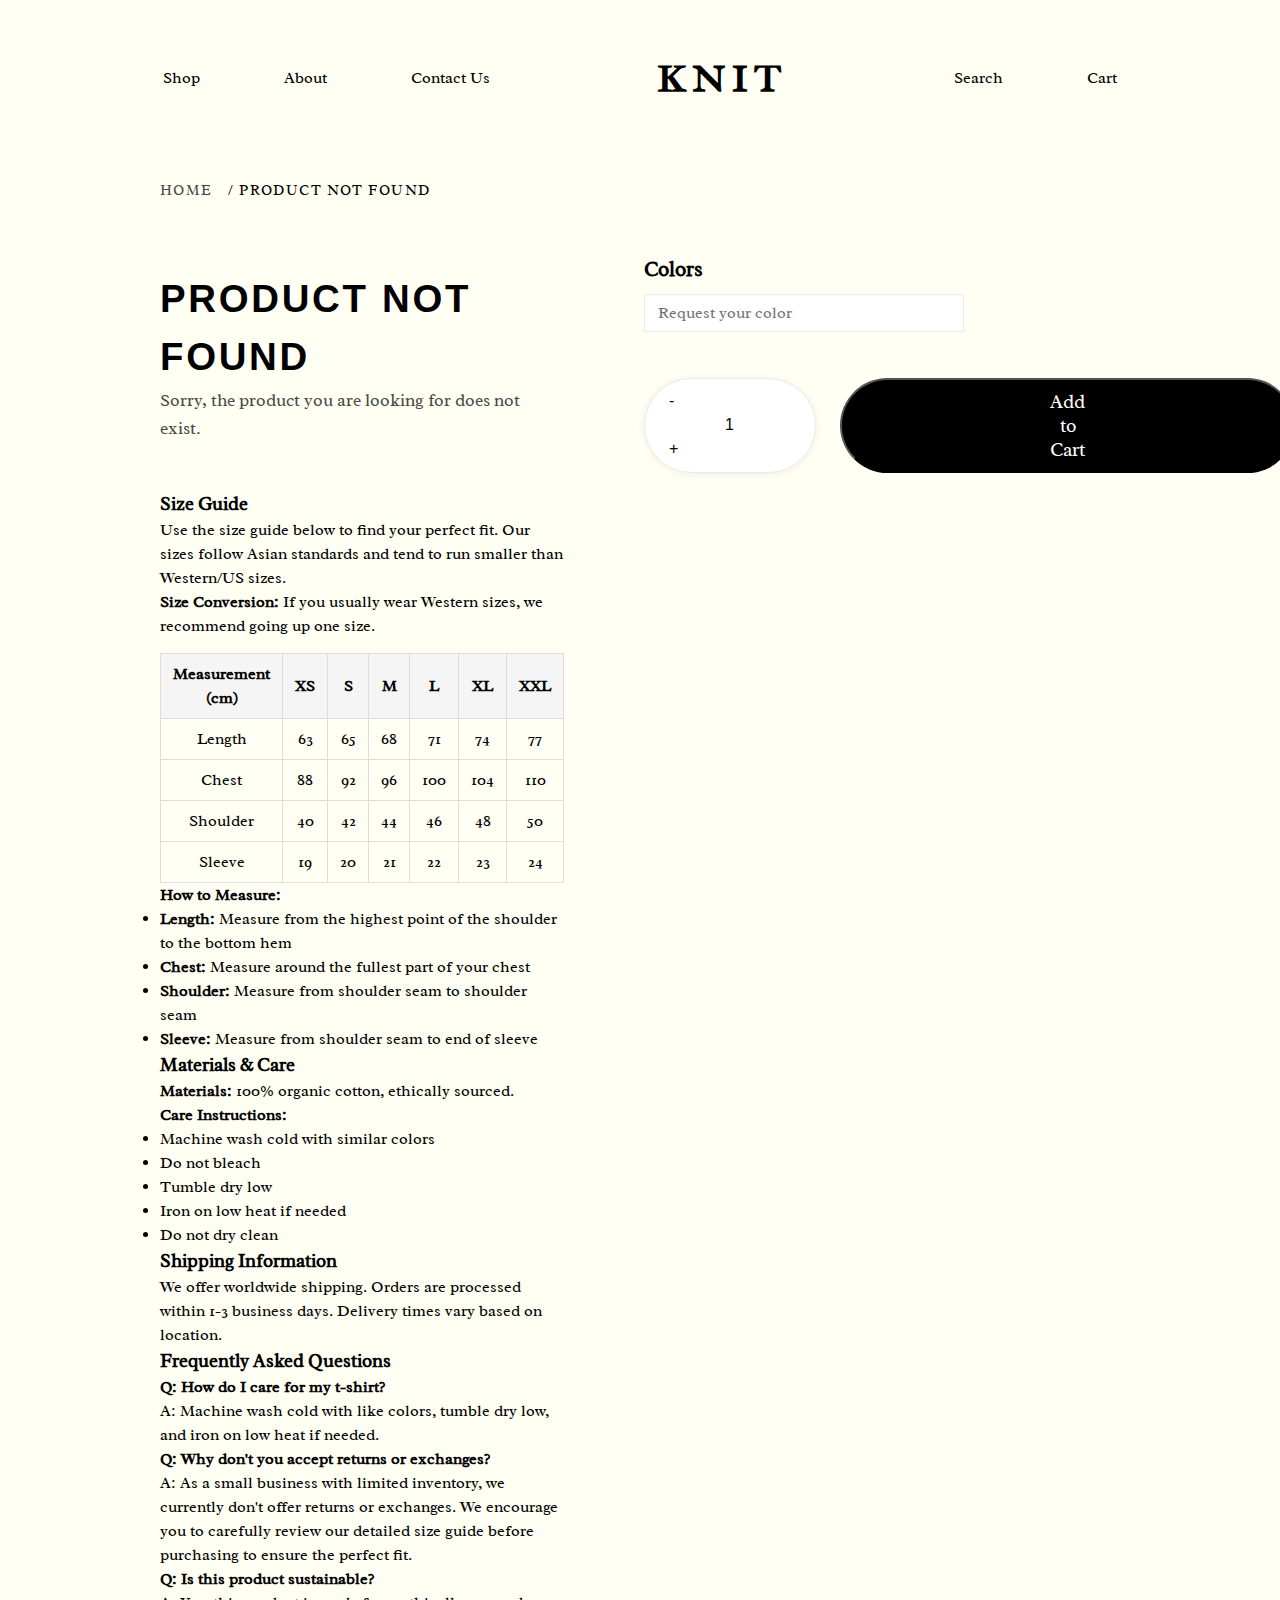
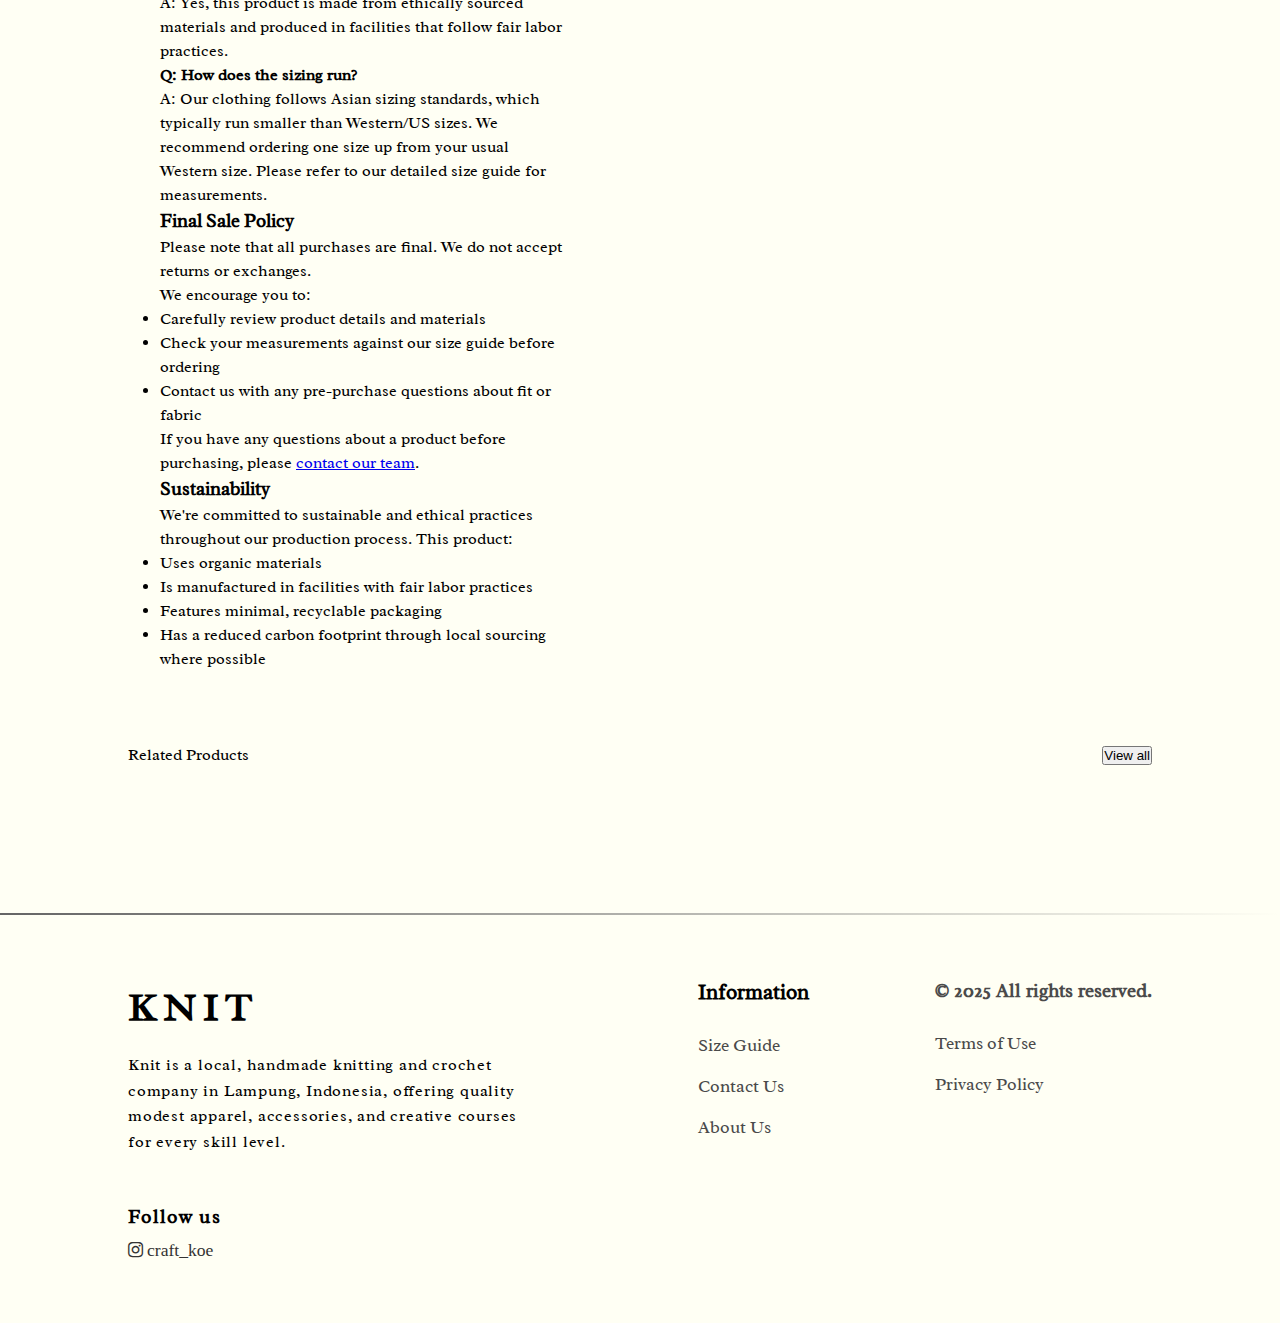
<file: product-detail.html>
<!DOCTYPE html>
<html>  
    <head>
        <meta charset="UTF-8">
        <meta name="viewport" content="width=device-width, initial-scale=1">
        
        <link rel="shortcut icon" type="fronend/image/x-icon" href="frontend/images/yarn-logo-no-background-big.png" />
        <title>KNIT</title>
        <link rel="stylesheet" href="frontend/styles/pages/product-detail.css" />


        <!-- Inter font -->
        <link rel="preconnect" href="https://fonts.googleapis.com">
        <link rel="preconnect" href="https://fonts.gstatic.com" crossorigin>
        <link href="https://fonts.googleapis.com/css2?family=Inter:ital,opsz,wght@0,14..32,100..900;1,14..32,100..900&family=Radley:ital@0;1&family=Roboto:ital,wght@0,100..900;1,100..900&display=swap" rel="stylesheet">

        <!-- Instagram Logo -->
        <meta name="viewport" content="width=device-width, initial-scale=1">
        <link rel="stylesheet" href="https://cdnjs.cloudflare.com/ajax/libs/font-awesome/4.7.0/css/font-awesome.min.css">

        <!-- Cart Logo -->
        <meta name="viewport" content="width=device-width, initial-scale=1">
        <link rel="stylesheet" href="https://cdnjs.cloudflare.com/ajax/libs/font-awesome/4.7.0/css/font-awesome.min.css">
    </head>

    <body>
        <nav class="nav">
            <div class="nav__links__left">
                <a class=nav__link href="shop.html">Shop</a>
                <a class=nav__link href="about.html">About</a>
                <a class=nav__link href="contact.html">Contact Us</a>
            </div>

            <a class="nav__logo" href="index.html" >KNIT</a>

            <div class="nav__links__right">
                <a class="nav__link search_bar">Search</a>
                <a class="nav__link" href="cart.html">
                    <!-- <i class="fa fa-shopping-cart" style="font-size:20px; margin-right: 5px;"></i> -->
                    Cart
                    <span class="cart-count">0</span>
                </a>
            </div>
        </nav>

        <div class="search-container" id="searchContainer">
          <form class="search-form">
            <input type="text" class="search-input" placeholder="Search for products...">
            <button type="button" class="search-close" id="searchClose">✕</button>
          </form>
        </div>

        <div class="home__link">
            <p><a class="home-link" href="index.html">HOME</a> / <span id="productHomeLink">Loading...</span></p>
        </div>

        <div class="product__image" id="productImage"></div>

        <div class="details__container">
            <div class="product-detail-container">
                <div class="product__details">
                    <h1 class="product__title" id="productTitle"></h1>
                    <p class="product__description" id="productDescription"></p>
                    <p class="product__price" id="productPrice"></p>
                </div>

                <div class="product-dropdown-details">
                    <div class="size-guide">
                        <h3>Size Guide</h3>
                        <div>
                            <p>Use the size guide below to find your perfect fit. Our sizes follow Asian standards and tend to run smaller than Western/US sizes.</p>
                            
                            <div class="size-conversion-note">
                                <p><strong>Size Conversion:</strong> If you usually wear Western sizes, we recommend going up one size.</p>
                            </div>
                            
                            <table class="size-table">
                                <thead>
                                    <tr>
                                        <th>Measurement (cm)</th>
                                        <th>XS</th>
                                        <th>S</th>
                                        <th>M</th>
                                        <th>L</th>
                                        <th>XL</th>
                                        <th>XXL</th>
                                    </tr>
                                </thead>
                                <tbody>
                                    <tr>
                                        <td>Length</td>
                                        <td>63</td>
                                        <td>65</td>
                                        <td>68</td>
                                        <td>71</td>
                                        <td>74</td>
                                        <td>77</td>
                                    </tr>
                                    <tr>
                                        <td>Chest</td>
                                        <td>88</td>
                                        <td>92</td>
                                        <td>96</td>
                                        <td>100</td>
                                        <td>104</td>
                                        <td>110</td>
                                    </tr>
                                    <tr>
                                        <td>Shoulder</td>
                                        <td>40</td>
                                        <td>42</td>
                                        <td>44</td>
                                        <td>46</td>
                                        <td>48</td>
                                        <td>50</td>
                                    </tr>
                                    <tr>
                                        <td>Sleeve</td>
                                        <td>19</td>
                                        <td>20</td>
                                        <td>21</td>
                                        <td>22</td>
                                        <td>23</td>
                                        <td>24</td>
                                    </tr>
                                </tbody>
                            </table>
                            
                            <div class="measuring-guide">
                                <p><strong>How to Measure:</strong></p>
                                <ul class="measuring-instructions">
                                    <li><strong>Length:</strong> Measure from the highest point of the shoulder to the bottom hem</li>
                                    <li><strong>Chest:</strong> Measure around the fullest part of your chest</li>
                                    <li><strong>Shoulder:</strong> Measure from shoulder seam to shoulder seam</li>
                                    <li><strong>Sleeve:</strong> Measure from shoulder seam to end of sleeve</li>
                                </ul>
                            </div>
                        </div>
                    </div> 

                    <div class="materials-care">
                        <h3>Materials & Care</h3>
                        <div>
                            <p><strong>Materials:</strong> 100% organic cotton, ethically sourced.</p>
                            <p><strong>Care Instructions:</strong></p>
                            <ul class="care-list">
                                <li>Machine wash cold with similar colors</li>
                                <li>Do not bleach</li>
                                <li>Tumble dry low</li>
                                <li>Iron on low heat if needed</li>
                                <li>Do not dry clean</li>
                            </ul>
                        </div>
                    </div>

                    <div class="shipping-info">
                        <h3>Shipping Information</h3>
                        <div>
                            <p>We offer worldwide shipping. Orders are processed within 1-3 business days. Delivery times vary based on location.</p>
                        </div>
                    </div>

                    <div class="FAQ">
                        <h3>Frequently Asked Questions</h3>
                        <div>
                            <p class="questions__faq"><strong>Q: How do I care for my t-shirt?</strong></p>
                            <p>A: Machine wash cold with like colors, tumble dry low, and iron on low heat if needed.</p>
                            
                            <p class="questions__faq"><strong>Q: Why don't you accept returns or exchanges?</strong></p>
                            <p>A: As a small business with limited inventory, we currently don't offer returns or exchanges. We encourage you to carefully review our detailed size guide before purchasing to ensure the perfect fit.</p>
                            
                            <p class="questions__faq"><strong>Q: Is this product sustainable?</strong></p>
                            <p>A: Yes, this product is made from ethically sourced materials and produced in facilities that follow fair labor practices.</p>
                            
                            <p class="questions__faq"><strong>Q: How does the sizing run?</strong></p>
                            <p>A: Our clothing follows Asian sizing standards, which typically run smaller than Western/US sizes. We recommend ordering one size up from your usual Western size. Please refer to our detailed size guide for measurements.</p>
                        </div>
                    </div>

                    <div class="final-sale-policy">
                        <h3>Final Sale Policy</h3>
                        <div>
                            <p>Please note that all purchases are final. We do not accept returns or exchanges.</p>
                            <p class="final-sale-policy-paragraph">We encourage you to:</p>
                            <ul class="final-sale-list">
                                <li>Carefully review product details and materials</li>
                                <li>Check your measurements against our size guide before ordering</li>
                                <li>Contact us with any pre-purchase questions about fit or fabric</li>
                            </ul>
                            <p class="final-sale-policy-paragraph">If you have any questions about a product before purchasing, please <a href="contact.html">contact our team</a>.</p>
                        </div>
                    </div>

                    <div class="sustainability">
                        <h3>Sustainability</h3>
                        <div>
                            <p>We're committed to sustainable and ethical practices throughout our production process. This product:</p>
                            <ul class="sustainability-list">
                                <li>Uses organic materials</li>
                                <li>Is manufactured in facilities with fair labor practices</li>
                                <li>Features minimal, recyclable packaging</li>
                                <li>Has a reduced carbon footprint through local sourcing where possible</li>
                            </ul>
                        </div>
                    </div>
                </div>    
            </div>

            <div class="buttons__container">
                <div class="colors__container">
                    <h3>Colors</h3>
                    <input type="text" id="color-input" name="color" placeholder="Request your color">
                </div>

                <div class="product-buttons-container">
                    <div id="sizeSelectionContainer"></div>
                    
                    <div class="add-to-cart__container">
                        
                        <div class="quantity-selector">
                            <button class="quantity-button" id="decreaseQuantity">-</button>
                            <span class="quantity-value" id="quantityValue">1</span>
                            <button class="quantity-button" id="increaseQuantity">+</button>
                        </div>

                        <button class="add-to-cart-button">Add to Cart</button>
                    </div>
                </div>
            </div>  
        </div>

    
        <div class="related-products">
            <div class="collection__preview">
                    <div class="preview__title">
                        <span class="related-items__title">Related Products</span>

                        <div class="related-items__button__section">
                            <button class="related-items__button">View all</button>
                        </div>
                    </div>

                    <div class="preview__gallery"></div>
                    
                </div>
        </div>

        <footer class="footer">
            <div class="footer__content">
                <div class="footer__logo">
                    <h1 class="logo__name">KNIT</h1>
                    <p>Knit is a local, handmade knitting and crochet company in Lampung, Indonesia, offering quality modest apparel, accessories, and creative courses for every skill level.</p>
                    
                    <h3>Follow us</h3>
                    <a href="https://www.instagram.com/craft_koe_?utm_source=ig_web_button_share_sheet&igsh=ZDNlZDc0MzIxNw==" class="fa fa-instagram"> craft_koe</a>
                    
                </div>

                <div class="footer__links">
                    <div class="footer__column">
                        <h4>Information</h4>
                        <a href="#">Size Guide</a>
                        <a href="#">Contact Us</a>
                        <a href="#">About Us</a>
                    </div>
                </div>

                <div class="footer__bottom">
                    <p>&copy; 2025 All rights reserved.</p>
                    <a href="#">Terms of Use</a>
                    <a href="#">Privacy Policy</a>
                </div>
            </div>
        </footer>

        <script type="module" src="./backend/scripts/product-detail.js"></script>        
    </body>
</html>
</file>
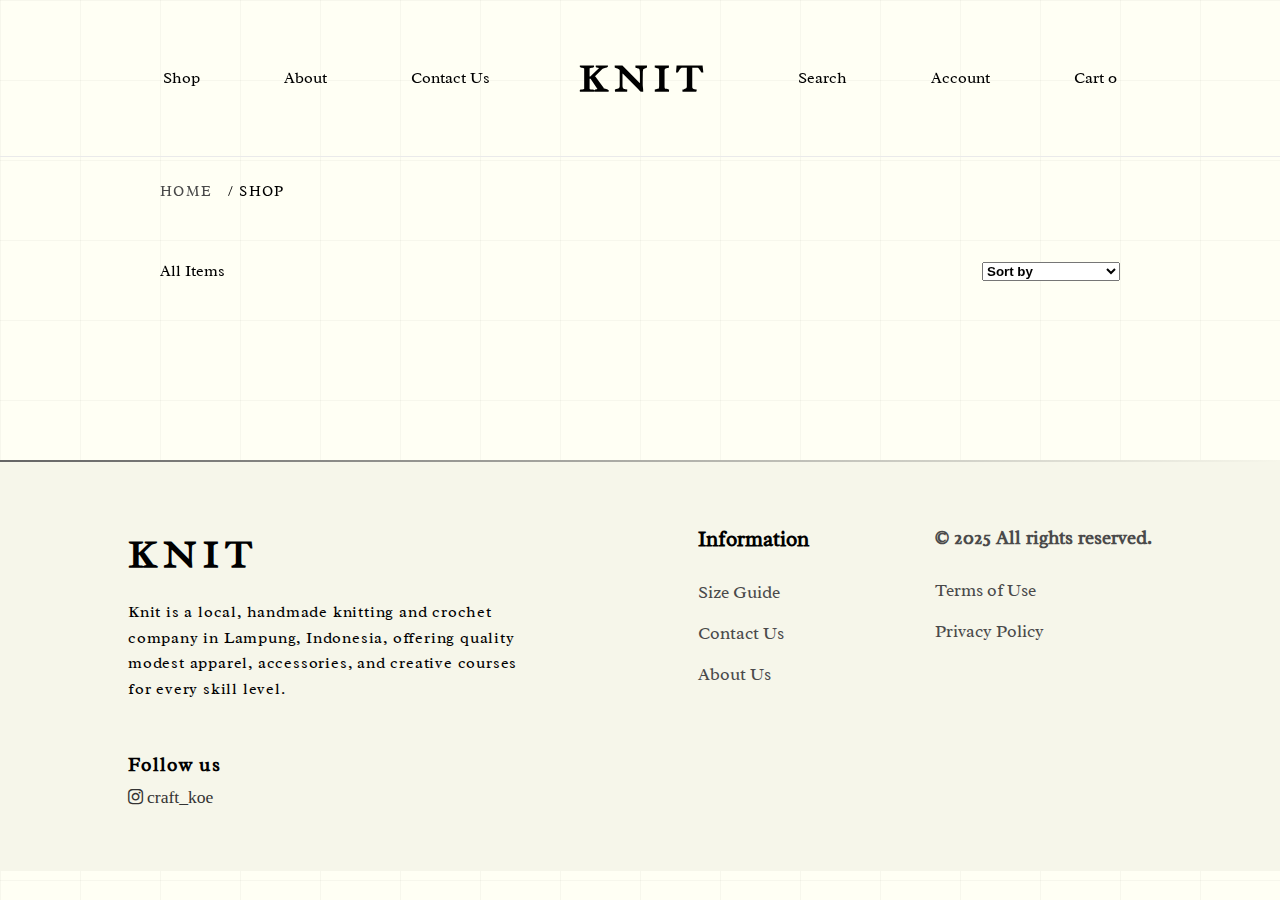
<file: shop.html>
<!DOCTYPE html>
<html>  
    <head>
        <meta charset="UTF-8">
        <meta name="viewport" content="width=device-width, initial-scale=1">
        
        <link rel="shortcut icon" type="fronend/image/x-icon" href="frontend/images/yarn-logo-no-background-big.png" />
        <title>KNIT</title>
        <link rel="stylesheet" href="frontend/styles/pages/shop.css" />


        <!-- Inter font -->
        <link rel="preconnect" href="https://fonts.googleapis.com">
        <link rel="preconnect" href="https://fonts.gstatic.com" crossorigin>
        <link href="https://fonts.googleapis.com/css2?family=Inter:ital,opsz,wght@0,14..32,100..900;1,14..32,100..900&family=Radley:ital@0;1&family=Roboto:ital,wght@0,100..900;1,100..900&display=swap" rel="stylesheet">

        <!-- Instagram Logo -->
        <meta name="viewport" content="width=device-width, initial-scale=1">
        <link rel="stylesheet" href="https://cdnjs.cloudflare.com/ajax/libs/font-awesome/4.7.0/css/font-awesome.min.css">
        

        <body>
            <nav class="nav">
                <div class="nav__links__left">
                    <a class=nav__link href="shop.html">Shop</a>
                    <a class=nav__link href="about.html">About</a>
                    <a class=nav__link href="contact.html">Contact Us</a>
                </div>

                <a class="nav__logo" href="index.html" >KNIT</a>

                <div class="nav__links__right">
                    <a class="nav__link search_bar">Search</a>
                    <a class=nav__link href="account.html">Account</a>
                    <a class=nav__link href="cart.html">
                        Cart
                        <span class="cart-count">0</span>
                    </a>
                </div>
            </nav>

            <div class="search-container" id="searchContainer">
              <form class="search-form">
                <input type="text" class="search-input" placeholder="Search for products...">
                <button type="button" class="search-close" id="searchClose">✕</button>
              </form>
            </div>

            <div class="home__link">
                <p><a class="home-link" href="index.html">HOME</a> / SHOP</p>
            </div>

            <div class="collection__preview">
                <div class="preview__title">
                    <span class="products__title">All Items</span>

                    <div class="products__button__section">
                        <select class="sort-item-selection">
                            <option value="" disabled selected hidden>Sort by</option>
                            <option value="best-selling">Best Selling</option>
                            <option value="price-asc">Price (low to high)</option>
                            <option value="price-desc">Price (high to low)</option>
                            <option value="latest">Latest</option>
                        </select>
                    </div>
                </div>

                <!-- Insert Products -->
                <div class="preview__gallery js-product-grid"></div>

                <!-- Pagination -->
                <div class="move-pages__link"></div>
            </div>

            <footer class="footer">
                <div class="footer__content">
                    <div class="footer__logo">
                        <h1 class="logo__name">KNIT</h1>
                        <p>Knit is a local, handmade knitting and crochet company in Lampung, Indonesia, offering quality modest apparel, accessories, and creative courses for every skill level.</p>
                        
                        <h3>Follow us</h3>
                        <a href="https://www.instagram.com/craft_koe_?utm_source=ig_web_button_share_sheet&igsh=ZDNlZDc0MzIxNw==" class="fa fa-instagram"> craft_koe</a>
                        
                    </div>

                    <div class="footer__links">
                        <div class="footer__column">
                            <h4>Information</h4>
                            <a href="#">Size Guide</a>
                            <a href="#">Contact Us</a>
                            <a href="#">About Us</a>
                        </div>
                    </div>

                    <div class="footer__bottom">
                        <p>&copy; 2025 All rights reserved.</p>
                        <a href="#">Terms of Use</a>
                        <a href="#">Privacy Policy</a>
                    </div>
                </div>
                
            </footer>
            
            <script type="module" src="./backend/scripts/shop.js"></script>
        </body>
    </head>
</html>
</file>
<file: frontend/styles/pages/index.css>
* {
    padding: 0;
    margin: 0;
    box-sizing: border-box;
}

:root {
    --primary-bg: #fffff4;
    --secondary-bg: rgb(246, 246, 234);
    --accent-color: #656565;
    --sale-color: #ff3a2e;
    --text-dark: #000000;
    --text-medium: #4a4a4a;
    --text-light: #6d6d6d;
    --border-light: #eaeaea;
    --spacing-unit: 1rem;
}

body {
    background-color: var(--primary-bg);
    font-family: "Radley", serif;
    font-optical-sizing: auto;
    font-weight: 500;
    font-style: normal;
    line-height: 1.5;
    position: relative;
}

/* Add subtle grid lines to background */
body::before {
    content: "";
    position: fixed;
    top: 0;
    left: 0;
    width: 100%;
    height: 100%;
    background: 
        linear-gradient(to right, rgba(0,0,0,0.035) 1px, transparent 1px),
        linear-gradient(to bottom, rgba(0,0,0,0.035) 1px, transparent 1px);
    background-size: 80px 80px;
    z-index: -1;
    pointer-events: none;
}

.nav {
    display: flex;
    align-items: center;
    justify-content: space-between;
    padding: 2rem 9.2rem;
    border-bottom: 1px solid var(--border-light);
}

.nav__links__left a, 
.nav__links__right a {
    text-decoration: none;
    cursor: pointer;
    color: var(--text-dark);
    font-size: 1rem;
    font-weight: 300;
    padding: 1rem;
    position: relative;
}

.nav__links__left a {
    margin-right: 3rem;
}

.nav__links__right a {
    margin-left: 3rem;
}

/* Underline animation */
.nav__links__left a::after, 
.nav__links__right a::after {
    content: '';
    position: absolute;
    width: 0;
    height: 1px;
    bottom: 0.7rem;
    left: 1rem;
    background-color: var(--text-dark);
    transition: width 0.2s ease-out;
}

.nav__links__left a:hover::after,
.nav__links__right a:hover::after {
    width: calc(100% - 2rem);
}

.nav__logo {
    position: center;
    text-decoration: none;
    color: var(--text-dark);
    font-size: 2.5rem;
    font-weight: 600;
    padding: 1rem;
    letter-spacing: 0.15em;
}

.nav__logo:hover {
    cursor: pointer;
    color: var(--text-medium);
    transition: color 0.3s ease;
}

.cover {
    display: flex;
    flex-direction: column;
}

.cover__gallery {
    display: flex;
    justify-content: center;
    gap: 0rem;
    padding: 0rem 8rem;
}

.cover__image {
    width: auto;
    height: 40.38rem;
    object-fit: cover;
    /* transition: transform 0.5s ease; */
}

/* .cover__gallery:hover .cover__image {
    transform: scale(1.01);
} */

.cover__description {
    display: flex;
    flex-direction: column;
    padding-bottom: 5rem;
    transition: transform 0.5s ease;
}

.cover__description:hover {
    transform: translateY(3px) translateX(15px) scale(1.02);
}

.cover__description h4 {
    font-size: 2.1rem;
    font-weight: 500;
    margin: 3.5rem 9rem 0rem 9rem;
    position: left;
    padding: 0% 35% 0% 0%;
    letter-spacing: 0.05em;
}

.cover__description h5 {
    font-size: 1.1rem;
    font-weight: 400;
    margin: 1rem 11rem 0rem 11rem;
    color: var(--text-medium);
    line-height: 1.6;
}

.preview__title {
    display: flex;
    justify-content: space-between;
    align-items: center;
    margin: 2.5rem 8rem 2.5rem 8rem;
}

.new-items__title{
    padding: 0rem 0.7rem;
    font-family: "Helvetica Neue", Helvetica, Arial, sans-serif;
    font-size: 2.4rem;
    font-weight: 700;
    text-transform: uppercase;
    letter-spacing: 0.07em;
    position: relative;
}

.new-items__button {
    background-color: #fff;
    border-radius: 20px;
    border: 1px solid #dadada;
    font-size: 0.8rem;
    padding: 0.5rem 1.5rem;
    font-family: "Helvetica Neue", Helvetica, Arial, sans-serif;
    font-weight: 500;
    text-transform: uppercase;
    letter-spacing: 0.1em;
    transition: all 0.3s ease;
}

.new-items__button:hover {
    box-shadow: 0 2px 10px rgba(0,0,0,0.1);
    transform: translateY(-2px);
}

.new-items__image__cover {
    width: 100%;
    height: auto;
    aspect-ratio: 1 / 1;
    overflow: hidden;
    display: flex;
    align-items: center;
    justify-content: center;
}

.new-items__image__cover img {
    width: 100%;
    height: 100%;
    object-fit: cover;
    display: block;
    border-radius: 10px 10px 0 0;
    transition: transform 0.5s ease;
}

.collection__preview {
    background-color: var(--secondary-bg);
    padding: 3rem 0 6rem 0;
    position: relative;
}

/* Add grid background to the collection preview section */
.collection__preview::before {
    content: "";
    position: absolute;
    top: 0;
    left: 0;
    width: 100%;
    height: 100%;
    background: 
        linear-gradient(to right, rgba(0,0,0,0.03) 1px, transparent 1px),
        linear-gradient(to bottom, rgba(0,0,0,0.03) 1px, transparent 1px);
    background-size: 80px 80px;
    z-index: 0;
    pointer-events: none;
}

/* Ensure content is above the grid */
.preview__title, .preview__gallery {
    position: relative;
    z-index: 1;
}

.preview__gallery {
    display: grid;
    grid-template-columns: repeat(4, 1fr);
    gap: 2rem;
    margin: 0.6rem 8rem;
}

.new-items__collection {
    background-color: #ffffff;
    border-radius: 10px;
    box-shadow: 0 1px 8px rgba(0,0,0,0.04);
    border: 1px solid var(--border-light);
    transition: all 0.3s ease;
    position: relative;
    overflow: hidden;
}

.new-items__collection:hover {
    cursor: pointer;
    box-shadow: 0 10px 25px rgba(0,0,0,0.1);
    transform: translateY(-5px);
}

/* Add a quick-view button on hover */
.new-items__collection::after {
    content: "View Product";
    position: absolute;
    bottom: -42px;
    left: 0;
    right: 0;
    background-color: rgba(0,0,0,0.7);
    color: white;
    text-align: center;
    padding: 10px 0;
    font-family: "Helvetica Neue", Helvetica, Arial, sans-serif;
    font-size: 0.9rem;
    letter-spacing: 0.1em;
    transition: bottom 0.3s ease;
}

.new-items__collection:hover::after {
    bottom: 0;
}

.new-items__collection:hover .new-items__image__cover img {
    transform: scale(1.05);
}

.new-items__collection h4 {
    padding: 0.8rem 0rem 0.3rem 1rem;
    font-size: 1.1rem;
    font-weight: 500;
    letter-spacing: 0.05em;
    margin-top: 0.8rem;
    text-transform: uppercase;
}

.new-items__collection h6 {
    font-size: 0.75rem;
    padding: 0rem 1rem;
    font-weight: 500;
    color: var(--text-light);
    font-family: "Helvetica Neue", Helvetica, Arial, sans-serif;
    letter-spacing: 0.2em;
}

.new-items__collection h5 {
    font-size: 1.1rem;
    padding: 0.8rem 0rem 1rem 1rem;
    color: var(--text-dark);
    font-family: "Helvetica Neue", Helvetica, Arial, sans-serif;
    font-weight: 600;
    letter-spacing: 0.07em;
}

/* Sale tag */
.new-items__collection:nth-child(3n)::before {
    content: "SALE";
    position: absolute;
    top: 10px;
    right: 10px;
    background-color: var(--sale-color);
    color: white;
    padding: 5px 10px;
    font-size: 0.7rem;
    border-radius: 3px;
    font-family: "Helvetica Neue", Helvetica, Arial, sans-serif;
    letter-spacing: 0.1em;
    z-index: 1;
}

.course {
    display: flex;
    justify-content: center;
    margin: 6rem 8rem;
    gap: 2rem;
}

.course__image img {
    max-width: 600px;
    height: 100%;
    object-fit: cover;
    border-radius: 8px;
    /* transition: transform 0.3s ease, box-shadow 0.3s ease; */
}

/* .course__image img:hover {
    transform: scale(1.01);
    box-shadow: 0 10px 25px rgba(0,0,0,0.1);
} */

.signup {
    width: 900px;
    padding: 3rem 2rem 2.5rem 2rem;
    background: #fff;
    border-radius: 8px;
    box-shadow: 0 1px 8px rgba(0,0,0,0.04);
    border: 1px solid var(--border-light);
    letter-spacing: 0.01em;
    /* transition: transform 0.3s ease, box-shadow 0.3s ease; */
}

/* .signup:hover {
    transform: translateY(-5px);
    box-shadow: 0 10px 25px rgba(0,0,0,0.1);
} */

.signup__inputs {
    display: flex;
    flex-direction: row;
    gap: 1rem;
}

.signup__right {
    flex: 1;
}

.signup__left {
    flex: 1;
}

.signup h2 {
    font-family: "Helvetica Neue", Helvetica, Arial, sans-serif;
    font-size: 1.7rem;
    font-weight: 700;
    text-transform: uppercase;
    letter-spacing: 0.07em;
    margin-bottom: 1.3rem;
    color: var(--text-dark);
    text-align: left;
    border-bottom: 2px solid var(--text-dark);
    line-height: 1.2;
}

.signup p {
    font-size: 1rem;
    line-height: 1.7;
    color: var(--text-medium);
    margin-bottom: 1rem;
}

.signup form {
    display: flex;
    flex-direction: column;
    gap: 1.25rem;
}

.label-input__group {
    display: flex;
    flex-direction: column;
    gap: 0rem;
}

.signup__inputs label, 
.signup label {
    font-size: 1.1rem;
    font-weight: 500;
    letter-spacing: 0.03em;
    margin-top: 0.8rem;
    color: var(--text-dark);
    text-transform: uppercase;
}

.signup__inputs h6 {
    margin-top: 0.5rem;
    font-size: 0.75rem;
    font-weight: 500;
    letter-spacing: 0.03em;
    color: var(--text-medium);
}

.signup__inputs input[type="text"],
.signup__inputs input[type="email"],
.signup__inputs input[type="tel"],
.signup__inputs select,
.signup__inputs input[type="date"] {
    width: 100%;
    font-family: inherit;
    font-size: 1rem;
    background: #fafaf6;
    border: 1px solid #ddd;
    border-radius: 4px;
    padding: 0.7rem 0.9rem;
    outline: none;
    transition: border-color 0.2s, background-color 0.2s;
    color: var(--text-dark);
    margin-top: 0.5rem;
    box-sizing: border-box;
    resize: none;
}

.comment__group {
    margin-top: 1.5rem;
}

.signup textarea {
    width: 100%;
    height: 6rem;
    font-family: inherit;
    font-size: 1rem;
    background: #fafaf6;
    border: 1px solid #ddd;
    border-radius: 4px;
    padding: 0.7rem 0.9rem;
    outline: none;
    transition: border-color 0.2s, background-color 0.2s;
    color: var(--text-dark);
    margin-top: 0.5rem;
    box-sizing: border-box;
    resize: none;
}

.signup__inputs input:focus,
.signup__inputs select:focus,
.signup textarea:focus {
    border-color: var(--text-dark);
    background: #fff;
}

.signup textarea {
    min-height: 70px;
    max-height: 200px;
    resize: vertical;
}

.signup button[type="submit"] {
    margin-top: 0.8rem;
    background: var(--text-dark);
    color: #fff;
    border: none;
    border-radius: 4px;
    font-family: "Helvetica Neue", Helvetica, Arial, sans-serif;
    letter-spacing: 0.07em;
    font-size: 1.06rem;
    font-weight: 600;
    letter-spacing: 0.09em;
    padding: 0.9rem 0;
    cursor: pointer;
    transition: background-color 0.2s, transform 0.2s;
}

.signup button[type="submit"]:hover,
.signup button[type="submit"]:focus {
    background: #464646;
    transform: scale(1.01);
}

.signup strong {
    font-weight: 700;
    color: var(--text-dark);
}

.footer {
    background-color: var(--secondary-bg);
    padding: 4rem 8rem;
    position: relative;
}

.footer::before {
    content: "";
    position: absolute;
    top: 0;
    left: 0;
    right: 0;
    height: 2px;
    background: linear-gradient(to right, var(--accent-color), transparent);
}

.footer__content {
    display: flex;
    flex-wrap: wrap;
}

.footer__logo {
    display: flex;
    flex-direction: column;
    max-width: 40%;
    margin-right: 10rem;
}

.logo__name {
    font-size: 2.5rem;
    font-weight: 600;
    letter-spacing: 0.15em;
}

.footer__logo p {
    margin-top: 1rem;
    letter-spacing: 0.05em;
    font-size: 1rem;
    line-height: 1.6;
}

.footer__logo h3 {
    margin-top: 3rem;
    font-weight: 600;
    font-size: 1.2rem;
    letter-spacing: 0.07em;
    position: relative;
    display: inline-block;
}

.footer__logo a {
    margin-top: 0.6rem;
    text-decoration: none;
    font-size: 1.1rem;
    color: #333333;
    transition: color 0.3s ease;
}

.footer__logo a:hover {
    cursor: pointer;
    color: #676767;
}

.footer__column {
    display: flex;
    flex-direction: column;
}

.footer__column h4 {
    font-size: 1.3rem;
    font-weight: 600;
    margin-bottom: 1.5rem;
    position: relative;
    display: inline-block;
}

.footer__column a,
.footer__bottom a {
    font-size: 1.1rem;
    font-weight: 500;
    color: var(--text-medium);
    text-decoration: none;
    margin-bottom: 0.9rem;
    transition: all 0.3s ease;
    position: relative;
    display: inline-block;
}

.footer__column a::before,
.footer__bottom a::before {
    content: "→";
    position: absolute;
    left: -21px;
    opacity: 0;
    transition: all 0.3s ease;
}

.footer__column a:hover::before,
.footer__bottom a:hover::before {
    opacity: 1;
}

.footer__column a:hover,
.footer__bottom a:hover {
    transform: translateX(21px);
    color: var(--accent-color);
}

.footer__bottom {
    display: flex;
    flex-direction: column;
    margin-left: auto;
}

.footer__bottom p {
    font-size: 1.2rem;
    font-weight: 600;
    margin-bottom: 1.5rem;
    color: var(--text-medium);
}

/* Responsive adjustments */
@media (max-width: 1200px) {
    .preview__gallery {
        grid-template-columns: repeat(3, 1fr);
    }
    
    .cover__gallery {
        padding: 0rem 5rem;
    }
    
    .cover__description h4 {
        margin: 3.5rem 5rem 0rem 5rem;
    }
    
    .cover__description h5 {
        margin: 1rem 7rem 0rem 7rem;
    }
    
    .preview__title {
        margin: 5rem 5rem 2.5rem 5rem;
    }
    
    .preview__gallery {
        margin: 0.6rem 5rem;
    }
    
    .course {
        margin: 6rem 5rem;
    }
    
    .nav {
        padding: 2rem 5rem;
    }
    
    .footer {
        padding: 4rem 5rem;
    }
}

@media (max-width: 768px) {
    .preview__gallery {
        grid-template-columns: repeat(2, 1fr);
    }
    
    .cover__gallery {
        padding: 0rem 2rem;
    }
    
    .cover__description h4 {
        margin: 3.5rem 2rem 0rem 2rem;
        padding: 0;
    }
    
    .cover__description h5 {
        margin: 1rem 2rem 0rem 2rem;
    }
    
    .preview__title {
        margin: 5rem 2rem 2.5rem 2rem;
    }
    
    .preview__gallery {
        margin: 0.6rem 2rem;
    }
    
    .course {
        margin: 6rem 2rem;
        flex-direction: column;
    }
    
    .nav {
        padding: 2rem 2rem;
    }
    
    .footer {
        padding: 4rem 2rem;
    }
    
    .nav__links__left a {
        margin-right: 1rem;
    }
    
    .nav__links__right a {
        margin-left: 1rem;
    }
    
    .signup {
        width: 90%;
    }
    
    .signup__inputs {
        flex-direction: column;
    }
}

.search-container {
  display: none;
  position: absolute;
  top: calc(var(--nav-height, 5rem));
  left: 0;
  width: 100%;
  /* background-color: var(--primary-bg); */
  background-color: var(--primary-bg);
  box-shadow: 0 2px 6px rgba(0, 0, 0, 0.05);
  z-index: 2000;
  animation: slideDown 0.3s ease-out;
  padding: 1rem 0;
  border-bottom: 1px solid var(--border-light);
}

.search-form {
  display: flex;
  align-items: center;
  margin: 0rem 9rem;
}

.search-input {
  flex: 1;
  height: 2rem;
  padding: 1.4rem 1rem;
  font-family: "Radley", serif;
  font-size: 1rem;
  color: var(--text-medium);
  border: 1px solid var(--border-light);
  background-color: white;
  /* background-color: var(--secondary-bg); */
  outline: none;
  transition: border-color 0.3s ease;
}

.search-input:focus {
  border-color: var(--accent-color);
}

.search-close {
  background: none;
  border: none;
  font-size: 1.2rem;
  margin: 0rem 1rem;
  cursor: pointer;
  color: var(--text-medium);
  transition: color 0.3s ease;
}

.search-close:hover {
  color: var(--text-dark);
}

@keyframes slideDown {
  from {
    transform: translateY(-10px);
    opacity: 0;
  }
  to {
    transform: translateY(0);
    opacity: 1;
  }
}

@media (max-width: 1200px) {
  .search-form {
    margin: 0 5rem;
  }
}

@media (max-width: 768px) {
  .search-form {
    margin: 0 2rem;
  }
}
</file>
<file: frontend/styles/pages/about.css>
* {
    padding: 0;
    margin: 0;
    box-sizing: border-box;
}

body {
    background-color: #fffff4;
    color: #000000;
    font-family: "Radley", serif;
    font-optical-sizing: auto;
    font-weight: 500;
    font-style: normal;
}

.nav {
    display: flex;
    align-items: center;
    justify-content: space-between;
    padding: 2rem 9.2rem;
    /* background-color: rgb(247, 247, 227); */
    /* border: 1px solid #d5d5d5; */
    /* margin: 0rem 6.7rem; */
}

.nav__links__left a {
    text-decoration: none;
    cursor: pointer;
    color: #000;
    font-size: 1rem;
    font-weight: 300;
    padding: 1rem;
    margin-right: 3rem;
}

.nav__links__left a:hover,
.nav__links__right a:hover {
    text-decoration: underline;
}


.nav__links__right a {
    text-decoration: none;
    cursor: pointer;
    color: #000;
    font-size: 1rem;
    font-weight: 300;
    padding: 1rem;
    margin-left: 3rem;
}

.nav__logo {
    position: center;
    text-decoration: none;
    color: #000;
    font-size: 2rem;
    font-weight: 600;
    padding: 1rem;
    margin-right: 2rem;
}

.nav__logo:hover {
    cursor: pointer;
    color: #4a4a4a;
}

.home__link {
    padding: 0rem 10rem;
    font-size: 1.1rem;
    font-weight: 300;
}

.home__link a {
    text-decoration: none;
    color:#4a4a4a;
    padding-right: 11px;
}

.home__link a:hover {
    text-decoration: underline;
}

.about__page {
    display: flex;
    flex-direction: column;
    justify-content: center;
    gap: 2rem;
    padding: 4rem 35rem 5rem 35rem;
}

.about-page__description {
    justify-content: left;
}

.about-page__description h1 {
    margin-bottom: 1rem;
}

.about-page__description p {
    font-size: 1.1rem;
    color:#575757
}

.about-page__images {
    display: flex;
    justify-content: center;
    gap: 1rem;
}

.about-page__images img {
    max-width: 300px;
    height: auto;
    object-fit: cover;
    border-radius: 10px;
    overflow: hidden;
}

.footer {
    /* background-color: #fbfbfb; */
    background-color: rgb(246, 246, 234);
    padding: 3rem 8rem;
}

.footer__content {
    display: flex;
}

.footer__logo {
    display: flex;
    flex-direction: column;
    max-width: 40%;
    margin-right: 10rem;
}

.logo__name {
    font-size: 2rem;
    font-weight: 600;
}

.footer__logo p {
    margin-top: 0.5rem;
    letter-spacing: 0.1em;
    font-size: 1.1rem;
}

.footer__logo h3 {
    margin-top: 3rem;
    font-weight: 600;
    font-size: 1.2rem;
    letter-spacing: 0.07em;
}

.footer__logo a {
    margin-top: 0.5rem;
    text-decoration: none;
    font-size: 20px;
    color: rgb(76, 76, 76);
}

.footer__logo a:hover {
    cursor: pointer;
    color: rgb(115, 115, 115);
}

.footer__column {
    display: flex;
    flex-direction: column;
}

.footer__column h4 {
    font-size: 1.3rem;
    font-weight: 600;
    /* margin-top: 1rem; */
    margin-bottom: 1.5rem;
    text-decoration: underline;
}

.footer__column a,
.footer__bottom a {
    font-size: 1.3rem;
    font-weight: 500;
    color: rgb(76, 76, 76);
    text-decoration: none;
    margin-bottom: 0.9rem;
}

.footer__column a:hover,
.footer__bottom a:hover {
    cursor: pointer;
    text-decoration: underline;
    color: #000;
}

.footer__bottom {
    display: flex;
    flex-direction: column;
    margin-left: auto;
}

.footer__bottom p {
    font-size: 1.4rem;
    font-weight: 600;
    margin-bottom: 1.5rem;
}
</file>
<file: frontend/styles/pages/account.css>
* {
    padding: 0;
    margin: 0;
    box-sizing: border-box;
}

:root {
    --primary-bg: rgb(255, 255, 244);
    --secondary-bg: rgb(246, 246, 234);
    --third-bg: rgb(255, 255, 246);
    --accent-color: #656565;
    --sale-color: #ff3a2e;
    --text-dark: #000000;
    --text-medium: #4a4a4a;
    --text-light: #6d6d6d;
    --border-light: #eaeaea;
    --spacing-unit: 1rem;
}

body {
    background-color: var(--primary-bg);
    font-family: "Radley", serif;
    font-optical-sizing: auto;
    font-weight: 500;
    font-style: normal;
    line-height: 1.5;
    position: relative;
}

/* Add subtle grid lines to background */
body::before {
    content: "";
    position: fixed;
    top: 0;
    left: 0;
    width: 100%;
    height: 100%;
    background: 
        linear-gradient(to right, rgba(0,0,0,0.035) 1px, transparent 1px),
        linear-gradient(to bottom, rgba(0,0,0,0.035) 1px, transparent 1px);
    background-size: 80px 80px;
    z-index: -1;
    pointer-events: none;
}

.nav {
    display: flex;
    align-items: center;
    justify-content: space-between;
    padding: 2rem 9.2rem;
    border-bottom: 1px solid var(--border-light);
    background-color: var(--third-bg);
}

.nav__links__left a, 
.nav__links__right a {
    text-decoration: none;
    cursor: pointer;
    color: var(--text-dark);
    font-size: 1rem;
    font-weight: 300;
    padding: 1rem;
    position: relative;
}

.nav__links__left a {
    margin-right: 3rem;
}

.nav__links__right a {
    margin-left: 3rem;
}

/* Underline animation */
.nav__links__left a::after, 
.nav__links__right a::after {
    content: '';
    position: absolute;
    width: 0;
    height: 1px;
    bottom: 0.7rem;
    left: 1rem;
    background-color: var(--text-dark);
    transition: width 0.2s ease-out;
}

.nav__links__left a:hover::after,
.nav__links__right a:hover::after {
    width: calc(100% - 2rem);
}

.nav__logo {
    position: center;
    text-decoration: none;
    color: var(--text-dark);
    font-size: 2.5rem;
    font-weight: 600;
    padding: 1rem;
    letter-spacing: 0.15em;
}

.nav__logo:hover {
    cursor: pointer;
    color: var(--text-medium);
    transition: color 0.3s ease;
}

.home__link {
    padding: 1.5rem 10rem;
    font-size: 0.9rem;
    font-weight: 300;
    letter-spacing: 0.1em;
}

.home__link a {
    text-decoration: none;
    color: var(--text-medium);
    padding-right: 11px;
    cursor: pointer;
    position: relative;
}

/* Underline animation */
.home__link a::after {
    content: '';
    position: absolute;
    width: 0;
    height: 1px;
    bottom: -0.2rem;
    left: 0rem;
    background-color: var(--text-dark);
    transition: width 0.2s ease-out;
}

.home__link a:hover::after {
    width: calc(100% - 0.7rem);
}

/* Account Section */
.account-section {
    max-width: 1200px;
    margin: 2rem auto 5rem;
    padding: 0 8rem;
    min-height: 60vh; /* Ensure footer is pushed down */
    text-align: center;
}

.account-section h2 {
    font-family: "Helvetica Neue", Helvetica, Arial, sans-serif;
    font-size: 2.4rem;
    font-weight: 700;
    text-transform: uppercase;
    letter-spacing: 0.07em;
    margin-bottom: 2.5rem;
    color: var(--text-dark);
    position: relative;
    display: inline-block;
}

.account-section h2::after {
    content: "";
    position: absolute;
    left: 0;
    bottom: -8px;
    width: 100%;
    height: 3px;
    background-color: var(--text-dark);
}

.account-options {
    display: flex;
    flex-direction: column;
    gap: 2rem;
    background-color: white;
    padding: 3.5rem;
    box-shadow: 0 1px 8px rgba(0,0,0,0.04);
    max-width: 500px;
    margin: 1rem auto 0rem;
    position: relative;
    border: 2px solid var(--border-light);
    border-radius: 5px;
}

.account-login, .account-register {
    display: flex;
    flex-direction: column;
    gap: 1.2rem;
}

.account-options h3 {
    font-family: "Helvetica Neue", Helvetica, Arial, sans-serif;
    font-size: 1.2rem;
    font-weight: 600;
    letter-spacing: 0.05em;
    color: var(--text-dark);
    text-transform: uppercase;
}

.account-divider {
    position: relative;
    text-align: center;
    margin: 0.5rem 0;
}

.account-divider::before {
    content: "";
    position: absolute;
    top: 50%;
    left: 0;
    right: 0;
    height: 1px;
    background-color: var(--border-light);
    z-index: 1;
}

.account-divider span {
    position: relative;
    background-color: white;
    padding: 0 1rem;
    font-size: 0.9rem;
    color: var(--text-medium);
    z-index: 2;
}

/* Button Styles */
.btn-login, .btn-register, .btn-google {
    font-family: "Helvetica Neue", Helvetica, Arial, sans-serif;
    font-size: 1rem;
    font-weight: 600;
    letter-spacing: 0.07em;
    padding: 0.9rem 1.5rem;
    border: none;
    border-radius: 0;
    cursor: pointer;
    transition: all 0.3s ease;
    text-transform: uppercase;
    width: 100%;
}

.btn-login, .btn-register {
    background-color: var(--text-dark);
    color: white;
}

.btn-login:hover, .btn-register:hover {
    background-color: #464646;
    transform: translateY(-2px);
    box-shadow: 0 4px 10px rgba(0,0,0,0.1);
}

.btn-google {
    display: flex;
    align-items: center;
    justify-content: center;
    gap: 1.4rem;
    background-color: white;
    color: var(--text-dark);
    border: 1px solid var(--border-light);
    margin-top: 0.8rem;
}

.btn-google:hover {
    background-color: #f8f8f8;
    transform: translateY(-2px);
    box-shadow: 0 4px 10px rgba(0,0,0,0.05);
}

.btn-google i {
    font-size: 1.3rem;
}

/* Modal Styles */
.modal {
    display: none;
    position: fixed;
    top: 0;
    left: 0;
    width: 100%;
    height: 100%;
    background-color: rgba(0, 0, 0, 0.5);
    z-index: 1001;
    align-items: center;
    justify-content: center;
    animation: fadeIn 0.3s ease;
}

.modal-content {
    background-color: white;
    max-width: 450px;
    width: 90%;
    padding: 2.5rem;
    position: relative;
    box-shadow: 0 4px 20px rgba(0, 0, 0, 0.15);
    animation: slideIn 0.3s ease;
}

.close-modal {
    position: absolute;
    top: 1rem;
    right: 1.5rem;
    font-size: 1.5rem;
    cursor: pointer;
    color: var(--text-medium);
    transition: color 0.2s;
}

.close-modal:hover {
    color: var(--text-dark);
}

.modal h3 {
    font-family: "Helvetica Neue", Helvetica, Arial, sans-serif;
    font-size: 1.8rem;
    font-weight: 700;
    text-transform: uppercase;
    letter-spacing: 0.05em;
    margin-bottom: 1.5rem;
    color: var(--text-dark);
    border-bottom: 2px solid var(--text-dark);
    padding-bottom: 0.5rem;
    display: inline-block;
}

.auth-form {
    display: flex;
    flex-direction: column;
    gap: 1.2rem;
}

.form-group {
    display: flex;
    flex-direction: column;
    gap: 0.5rem;
}

.form-group label {
    font-family: "Helvetica Neue", Helvetica, Arial, sans-serif;
    font-size: 0.9rem;
    font-weight: 600;
    text-transform: uppercase;
    letter-spacing: 0.05em;
    color: var(--text-dark);
}

.form-group input {
    padding: 0.8rem;
    border: 1px solid var(--border-light);
    background-color: #fafaf6;
    font-family: inherit;
    font-size: 1rem;
    transition: border-color 0.2s, background-color 0.1s;
}

.form-group input:focus {
    border-color: var(--text-dark);
    background-color: white;
    outline: none;
}

.form-options {
    display: flex;
    justify-content: space-between;
    align-items: center;
    font-size: 0.9rem;
    margin-top: 0.5rem;
}

.remember-me {
    display: flex;
    align-items: center;
    gap: 0.5rem;
    cursor: pointer;
}

.forgot-password {
    color: var(--text-medium);
    text-decoration: none;
    font-size: 0.9rem;
}

.forgot-password:hover {
    text-decoration: underline;
    color: var(--text-dark);
}

.form-terms {
    font-size: 0.9rem;
    margin-top: 0.5rem;
    line-height: 1.4;
}

.terms-checkbox {
    display: flex;
    align-items: flex-start;
    gap: 0.5rem;
    cursor: pointer;
}

.terms-checkbox input {
    margin-top: 0.2rem;
}

.form-terms a {
    color: var(--text-dark);
    text-decoration: none;
}

.form-terms a:hover {
    text-decoration: underline;
}

.btn-submit {
    font-family: "Helvetica Neue", Helvetica, Arial, sans-serif;
    font-size: 1rem;
    font-weight: 600;
    letter-spacing: 0.07em;
    padding: 0.9rem 1.5rem;
    border: none;
    background-color: var(--text-dark);
    color: white;
    cursor: pointer;
    transition: all 0.3s ease;
    text-transform: uppercase;
    margin-top: 0.5rem;
}

.btn-submit:hover {
    background-color: #464646;
    transform: translateY(-2px);
}

.footer {
    background-color: var(--secondary-bg);
    padding: 4rem 8rem;
    position: relative;
}

.footer::before {
    content: "";
    position: absolute;
    top: 0;
    left: 0;
    right: 0;
    height: 2px;
    background: linear-gradient(to right, var(--accent-color), transparent);
}

.footer__content {
    display: flex;
    flex-wrap: wrap;
}

.footer__logo {
    display: flex;
    flex-direction: column;
    max-width: 40%;
    margin-right: 10rem;
}

.logo__name {
    font-size: 2.5rem;
    font-weight: 600;
    letter-spacing: 0.15em;
}

.footer__logo p {
    margin-top: 1rem;
    letter-spacing: 0.05em;
    font-size: 1rem;
    line-height: 1.6;
}

.footer__logo h3 {
    margin-top: 3rem;
    font-weight: 600;
    font-size: 1.2rem;
    letter-spacing: 0.07em;
    position: relative;
    display: inline-block;
}

.footer__logo a {
    margin-top: 0.6rem;
    text-decoration: none;
    font-size: 1.1rem;
    color: #333333;
    transition: color 0.3s ease;
}

.footer__logo a:hover {
    cursor: pointer;
    color: #676767;
}

.footer__column {
    display: flex;
    flex-direction: column;
}

.footer__column h4 {
    font-size: 1.3rem;
    font-weight: 600;
    margin-bottom: 1.5rem;
    position: relative;
    display: inline-block;
}

.footer__column a,
.footer__bottom a {
    font-size: 1.1rem;
    font-weight: 500;
    color: var(--text-medium);
    text-decoration: none;
    margin-bottom: 0.9rem;
    transition: all 0.3s ease;
    position: relative;
    display: inline-block;
}

.footer__column a::before,
.footer__bottom a::before {
    content: "→";
    position: absolute;
    left: -21px;
    opacity: 0;
    transition: all 0.3s ease;
}

.footer__column a:hover::before,
.footer__bottom a:hover::before {
    opacity: 1;
}

.footer__column a:hover,
.footer__bottom a:hover {
    transform: translateX(21px);
    color: var(--accent-color);
}

.footer__bottom {
    display: flex;
    flex-direction: column;
    margin-left: auto;
}

.footer__bottom p {
    font-size: 1.2rem;
    font-weight: 600;
    margin-bottom: 1.5rem;
    color: var(--text-medium);
}

/* Responsive adjustments */
@media (max-width: 1200px) {
    .nav {
        padding: 2rem 5rem;
    }
    
    .home__link {
        padding: 1.5rem 5rem;
    }
    
    .account-section {
        padding: 0 5rem;
    }
    
    .footer {
        padding: 4rem 5rem;
    }
}

@media (max-width: 768px) {
    .nav {
        padding: 2rem 2rem;
    }
    
    .nav__links__left a {
        margin-right: 1rem;
    }
    
    .nav__links__right a {
        margin-left: 1rem;
    }
    
    .home__link {
        padding: 1.5rem 2rem;
    }
    
    .account-section {
        padding: 0 2rem;
        margin: 4rem auto;
    }
    
    .account-options {
        padding: 2.5rem 1.5rem;
    }
    
    .footer {
        padding: 4rem 2rem;
    }
    
    .footer__logo {
        max-width: 100%;
        margin-right: 0;
        margin-bottom: 2rem;
    }
    
    .footer__content {
        flex-direction: column;
    }
    
    .footer__bottom {
        margin-left: 0;
        margin-top: 2rem;
    }
}

@media (max-width: 480px) {
    .account-options {
        padding: 2rem 1.2rem;
    }
    
    .btn-login, .btn-register, .btn-google {
        padding: 0.8rem 1.2rem;
        font-size: 0.9rem;
    }
    
    .account-section h2 {
        font-size: 2rem;
    }
    
    .nav__logo {
        font-size: 2rem;
    }
}

/* Animations */
@keyframes fadeIn {
    from { opacity: 0; }
    to { opacity: 1; }
}

@keyframes slideIn {
    from { transform: translateY(-20px); opacity: 0; }
    to { transform: translateY(0); opacity: 1; }
}

/* Responsive adjustments */
@media (max-width: 480px) {
    .modal-content {
        padding: 2rem 1.5rem;
    }
}


.search-container {
  display: none;
  position: absolute;
  top: calc(var(--nav-height, 5rem));
  left: 0;
  width: 100%;
  /* background-color: var(--primary-bg); */
  background-color: var(--primary-bg);
  box-shadow: 0 2px 6px rgba(0, 0, 0, 0.05);
  z-index: 2000;
  animation: slideDown 0.3s ease-out;
  padding: 1rem 0;
  border-bottom: 1px solid var(--border-light);
}

.search-form {
  display: flex;
  align-items: center;
  margin: 0rem 9rem;
}

.search-input {
  flex: 1;
  height: 2rem;
  padding: 1.4rem 1rem;
  font-family: "Radley", serif;
  font-size: 1rem;
  color: var(--text-medium);
  border: 1px solid var(--border-light);
  background-color: white;
  /* background-color: var(--secondary-bg); */
  outline: none;
  transition: border-color 0.3s ease;
}

.search-input:focus {
  border-color: var(--accent-color);
}

.search-close {
  background: none;
  border: none;
  font-size: 1.2rem;
  margin: 0rem 1rem;
  cursor: pointer;
  color: var(--text-medium);
  transition: color 0.3s ease;
}

.search-close:hover {
  color: var(--text-dark);
}

@keyframes slideDown {
  from {
    transform: translateY(-10px);
    opacity: 0;
  }
  to {
    transform: translateY(0);
    opacity: 1;
  }
}

@media (max-width: 1200px) {
  .search-form {
    margin: 0 5rem;
  }
}

@media (max-width: 768px) {
  .search-form {
    margin: 0 2rem;
  }
}
</file>
<file: frontend/styles/pages/cart.css>
* {
    padding: 0;
    margin: 0;
    box-sizing: border-box;
}

:root {
    --primary-bg: rgb(255, 255, 244);
    --secondary-bg: rgb(246, 246, 234);
    --third-bg: rgb(255, 255, 246);
    --accent-color: #656565;
    --sale-color: #ff3a2e;
    --text-dark: #000000;
    --text-medium: #4a4a4a;
    --text-light: #6d6d6d;
    --border-light: #eaeaea;
    --border-medium: #d0d0d0;
    --spacing-unit: 1rem;
    --border-radius: 5px;
    --shadow-light: 0 1px 3px rgba(0,0,0,0.05);
    --transition-default: all 0.3s ease;
    --helvetica-font: "Helvetica Neue", Helvetica, Arial, sans-serif;
}

body {
    background-color: var(--primary-bg);
    font-family: "Radley", serif;
    font-optical-sizing: auto;
    font-weight: 500;
    font-style: normal;
    line-height: 1.5;
    position: relative;
    color: var(--text-dark);
}

/* Add subtle grid lines to background */
body::before {
    content: "";
    position: fixed;
    top: 0;
    left: 0;
    width: 100%;
    height: 100%;
    background: 
        linear-gradient(to right, rgba(0,0,0,0.035) 1px, transparent 1px),
        linear-gradient(to bottom, rgba(0,0,0,0.035) 1px, transparent 1px);
    background-size: 80px 80px;
    z-index: -1;
    pointer-events: none;
}

.nav {
    display: flex;
    align-items: center;
    justify-content: space-between;
    padding: 2rem 9.2rem;
    border-bottom: 1px solid var(--border-light);
    background-color: var(--third-bg);
}

.nav__links__left a, 
.nav__links__right a {
    text-decoration: none;
    cursor: pointer;
    color: var(--text-dark);
    font-size: 1rem;
    font-weight: 300;
    padding: 1rem;
    position: relative;
}

.nav__links__left a {
    margin-right: 3rem;
}

.nav__links__right a {
    margin-left: 3rem;
}

.nav__links__left a:hover,
.nav__links__right a:hover {
    color: var(--accent-color);
}

/* Underline animation */
.nav__links__left a::after, 
.nav__links__right a::after {
    content: '';
    position: absolute;
    width: 0;
    height: 1px;
    bottom: 0.7rem;
    left: 1rem;
    background-color: var(--text-dark);
    transition: width 0.2s ease-out;
}

.nav__links__left a:hover::after,
.nav__links__right a:hover::after {
    width: calc(100% - 2rem);
}

.cart-link {
    position: relative;
}

.cart-count {
    position: absolute;
    top: 6px;
    right: -5px;
    background-color: black;
    color: white;
    font-size: 0.7rem;
    height: 18px;
    width: 19px;
    border-radius: 50%;
    display: flex;
    align-items: center;
    justify-content: center;
    font-family: var(--helvetica-font);
    opacity: 0;
    transform: scale(0);
    transition: opacity 0.3s ease, transform 0.3s ease;
}

.cart-count:not(:empty) {
    opacity: 1;
    transform: scale(1);
}

.nav__logo {    
    position: center;
    text-decoration: none;
    color: var(--text-dark);
    font-size: 2.5rem;
    font-weight: 600;
    padding: 1rem;
    letter-spacing: 0.15em;
    transition: color 0.3s ease;
}

.nav__logo:hover {
    cursor: pointer;
    color: var(--text-medium);
}

.home__link {
    padding: 1.5rem 10rem;
    font-size: 0.9rem;
    font-weight: 300;
    letter-spacing: 0.1em;
}

.home__link a {
    text-decoration: none;
    color: var(--text-medium);
    padding-right: 11px;
    cursor: pointer;
    position: relative;
}

/* Underline animation */
.home__link a::after {
    content: '';
    position: absolute;
    width: 0;
    height: 1px;
    bottom: -0.2rem;
    left: 0rem;
    background-color: var(--text-dark);
    transition: width 0.2s ease-out;
}

.home__link a:hover::after {
    width: calc(100% - 0.7rem);
}

.cart-page__container {
    display: flex;
    justify-content: center;
    margin: 4rem auto;
    gap: 2rem;
}

/* Left section - Customer Info */
.left__container {
    flex: 1;
    display: flex;
    flex-direction: column;
    gap: 2.5rem;
    max-width: 600px;
}

.user-contact__title,
.cart__title {
    font-family: var(--helvetica-font);
    font-size: 1.7rem;
    font-weight: 600;
    letter-spacing: 0.07em;
    margin-bottom: 0.2rem;
    text-transform: uppercase;
}

.user-contact__container {
    display: flex;
    flex-direction: column;
    gap: 1rem;
    background-color: white;
    padding: 2rem;
    border-radius: var(--border-radius);
    box-shadow: var(--shadow-light);
    border: 1px solid var(--border-light);
}

.user-contact__name {
    display: flex;
    flex-direction: row;
    gap: 1.5rem;
}

.user-contact__input {
    flex: 1;
    padding: 1.2rem 1.5rem;
    font-size: 1rem;
    font-family: "Radley", serif;
    color: var(--text-dark);
    border: 1px solid var(--border-light);
    border-radius: var(--border-radius);
    background-color: white;
    outline: none;
    transition: border-color 0.3s ease, box-shadow 0.3s ease;
}

.user-contact__input:focus {
    border-color: var(--accent-color);
    box-shadow: 0 0 0 3px rgba(101, 101, 101, 0.1);
}

.user-contact__input::placeholder {
    color: var(--text-light);
    transition: color 0.3s ease;
}

.user-contact__input:focus::placeholder {
    color: var(--text-medium);
}

/* Delivery Section */
.delivery__container {
    display: flex;
    flex-direction: column;
    gap: 1.5rem;
    background-color: white;
    padding: 2rem;
    border-radius: var(--border-radius);
    box-shadow: var(--shadow-light);
    border: 1px solid var(--border-light);
}

.delivery__methods {
    display: flex;
    flex-direction: column;
    gap: 0.5rem;
}

.delivery__method {
    padding: 1.2rem 1.5rem;
    border: 1px solid var(--border-light);
    background-color: white;
    position: relative;
    cursor: pointer;
    transition: all 0.2s ease;
}

.delivery {
    border-top-left-radius: 7px;
    border-top-right-radius: 7px;
}

.pickup {
    border-bottom-left-radius: 7px;
    border-bottom-right-radius: 7px;
}

/* Hide the default radio button */
.delivery__radio {
    position: absolute;
    opacity: 0;
    width: 100%;
    height: 100%;
    top: 0;
    left: 0;
    cursor: pointer;
    z-index: 1;
}

.delivery__label {
    display: flex;
    align-items: center;
    position: relative;
    padding-left: 28px;
    font-weight: 500;
    transition: font-weight 0.2s ease;
}

/* Making the radio */
.delivery__label::before {
    content: "";
    position: absolute;
    left: 0;
    top: 50%;
    transform: translateY(-50%);
    width: 16px;
    height: 16px;
    border: 2px solid var(--border-light);
    border-radius: 50%;
    background-color: white;
    transition: all 0.2s ease;
}

.delivery__radio:checked + .delivery__label::before {
    background-color: black;
    border-color: transparent;
}

/* The dot inside the radio when checked */
.delivery__radio:checked + .delivery__label::after {
    content: "";
    position: absolute;
    left: 6px; 
    top: 50%;
    transform: translateY(-50%);
    width: 8px;
    height: 8px;
    border-radius: 50%;
    background-color: white;
}

/* Selected state for the container */
.delivery__method:has(.delivery__radio:checked),
.delivery__method.selected {
    background-color: #f8f8f8;
    border: 1px solid black;
}

/* Hover effect */
.delivery__method:hover:not(:has(.delivery__radio:checked)):not(.selected) {
    background-color: #f9f9f9;
    border-color: var(--border-medium);
}

/* Delivery details form */
.delivery__details {
    display: flex;
    flex-direction: column;
    gap: 1rem;
    margin-top: 1rem;
    padding-top: 1rem;
    border-top: 1px solid var(--border-light);
}

.delivery__details input {
    flex: 1;
    padding: 1.2rem 1.5rem;
    font-size: 1rem;
    font-family: "Radley", serif;
    color: var(--text-dark);
    border: 1px solid var(--border-light);
    border-radius: var(--border-radius);
    background-color: white;
    outline: none;
    transition: border-color 0.3s ease, box-shadow 0.3s ease;
}

.delivery__details input:focus {
    border-color: var(--accent-color);
    box-shadow: 0 0 0 3px rgba(101, 101, 101, 0.1);
}

.delivery__details input::placeholder {
    color: var(--text-light);
}

.delivery__details input:focus::placeholder {
    color: var(--text-medium);
}

/* Pickup details */
.pickup__details {
    display: none; /* Hidden by default, show with JS */
    margin-top: 1rem;
    padding: 1.5rem;
    background-color: #f9f9f9;
    border-radius: var(--border-radius);
    border-left: 3px solid var(--accent-color);
}

.pickup__description {
    font-size: 1rem;
    color: var(--text-medium);
    line-height: 1.5;
}

/* Order button */
.make-order-button {
    background: var(--text-dark);
    color: white;
    border: none;
    border-radius: 0;
    font-family: var(--helvetica-font);
    font-size: 1.06rem;
    font-weight: 500;
    letter-spacing: 0.09em;
    padding: 1rem 0;
    cursor: pointer;
    transition: background-color 0.2s, transform 0.2s, box-shadow 0.2s;
    margin-top: 2rem;
    width: 100%;
}

.make-order-button:hover {
    background-color: #464646;
    transform: translateY(-2px);
    box-shadow: 0 4px 8px rgba(0,0,0,0.1);
}

/* Right section - Cart Items */
.cart__container {
    flex: 1;
    display: flex;
    flex-direction: column;
    gap: 0rem;
    max-width: 600px;
    /* background-color: white;
    padding: 2rem;
    border-radius: var(--border-radius);
    box-shadow: var(--shadow-light);
    border: 1px solid var(--border-light); */
}

.cart__items {
    display: flex;
    flex-direction: column;
    gap: 1rem;
    margin-top: 0.5rem;
}

.cart__item {
    display: flex;
    align-items: center;
    padding: 1.5rem;
    background-color: white;
    border: 1px solid var(--border-light);
    border-radius: var(--border-radius);
    box-shadow: var(--shadow-light);
    transition: transform 0.2s ease, box-shadow 0.2s ease;
}

.cart__item:hover {
    transform: translateY(-2px);
    box-shadow: 0 4px 8px rgba(0,0,0,0.05);
}

.cart-item__image {
    width: 80px;
    height: 80px;
    object-fit: cover;
    border-radius: var(--border-radius);
    margin-right: 1.5rem;
    border: 1px solid var(--border-light);
}

.cart__item__details {
    flex: 1;
    display: flex;
    flex-direction: column;
    gap: 0.5rem;
}

.cart__item__name {
    font-family: var(--helvetica-font);
    font-size: 1.2rem;
    font-weight: 600;
    color: var(--text-dark);
}

.cart__item__description {
    font-size: 0.9rem;
    color: var(--text-medium);
}

.cart__item__options {
    display: flex;
    gap: 1rem;
    margin-top: 0.5rem;
    font-size: 0.9rem;
    color: var(--text-light);
}

.cart__item__price {
    font-family: var(--helvetica-font);
    font-size: 1.2rem;
    font-weight: 600;
    color: var(--text-dark);
    margin-left: 2rem;
    align-self: flex-start; /* Place the price on top left */
}

.cart__item__actions {
    display: flex;
    gap: 0.5rem;
    margin-top: 0.5rem;
}

.cart__item__remove {
    font-size: 0.9rem;
    color: var(--accent-color);
    text-decoration: underline;
    cursor: pointer;
    transition: color 0.2s ease;
}

.cart__item__remove:hover {
    color: var(--sale-color);
}

/* Cart summary */
.cart__summary {
    margin-top: 3rem;
    padding: 1.5rem;
    background-color: white;
    border: 1px solid var(--border-light);
    border-radius: var(--border-radius);
    box-shadow: var(--shadow-light);
}

.cart__summary__row {
    display: flex;
    justify-content: space-between;
    padding: 0.8rem 0rem;
    border-bottom: 1px solid var(--border-light);
}

.cart__summary__row:last-of-type {
    border-bottom: none;
}

.cart__summary__total {
    display: flex;
    justify-content: space-between;
    padding: 1rem 0;
    margin-top: 0.5rem;
    border-top: 2px solid var(--border-light);
    font-family: var(--helvetica-font);
    font-weight: 600;
    font-size: 1.2rem;
}

.footer {
    background-color: var(--secondary-bg);
    padding: 4rem 8rem;
    position: relative;
}

.footer::before {
    content: "";
    position: absolute;
    top: 0;
    left: 0;
    right: 0;
    height: 2px;
    background: linear-gradient(to right, var(--accent-color), transparent);
}

.footer__content {
    display: flex;
    flex-wrap: wrap;
}

.footer__logo {
    display: flex;
    flex-direction: column;
    max-width: 40%;
    margin-right: 10rem;
}

.logo__name {
    font-size: 2.5rem;
    font-weight: 600;
    letter-spacing: 0.15em;
}

.footer__logo p {
    margin-top: 1rem;
    letter-spacing: 0.05em;
    font-size: 1rem;
    line-height: 1.6;
}

.footer__logo h3 {
    margin-top: 3rem;
    font-weight: 600;
    font-size: 1.2rem;
    letter-spacing: 0.07em;
    position: relative;
    display: inline-block;
}

.footer__logo a {
    margin-top: 0.6rem;
    text-decoration: none;
    font-size: 1.1rem;
    color: #333333;
    transition: color 0.3s ease;
}

.footer__logo a:hover {
    cursor: pointer;
    color: #676767;
}

.footer__column {
    display: flex;
    flex-direction: column;
}

.footer__column h4 {
    font-size: 1.3rem;
    font-weight: 600;
    margin-bottom: 1.5rem;
    position: relative;
    display: inline-block;
}

.footer__column a,
.footer__bottom a {
    font-size: 1.1rem;
    font-weight: 500;
    color: var(--text-medium);
    text-decoration: none;
    margin-bottom: 0.9rem;
    transition: all 0.3s ease;
    position: relative;
    display: inline-block;
}

.footer__column a::before,
.footer__bottom a::before {
    content: "→";
    position: absolute;
    left: -21px;
    opacity: 0;
    transition: all 0.3s ease;
}

.footer__column a:hover::before,
.footer__bottom a:hover::before {
    opacity: 1;
}

.footer__column a:hover,
.footer__bottom a:hover {
    transform: translateX(21px);
    color: var(--accent-color);
}

.footer__bottom {
    display: flex;
    flex-direction: column;
    margin-left: auto;
}

.footer__bottom p {
    font-size: 1.2rem;
    font-weight: 600;
    margin-bottom: 1.5rem;
    color: var(--text-medium);
}

/* ===== SEARCH STYLES ===== */
.search-container {
  display: none;
  position: absolute;
  top: calc(var(--nav-height, 5rem));
  left: 0;
  width: 100%;
  background-color: var(--third-bg);
  box-shadow: 0 2px 6px rgba(0, 0, 0, 0.05);
  z-index: 2000;
  animation: slideDown 0.3s ease-out;
  padding: 1rem 0;
  border-bottom: 1px solid var(--border-light);
}

.search-form {
  display: flex;
  align-items: center;
  max-width: 1400px;
  margin: 0 auto;
  padding: 0 2rem;
}

.search-input {
  flex: 1;
  height: 2rem;
  padding: 1.4rem 1rem;
  font-family: "Radley", serif;
  font-size: 1rem;
  color: var(--text-medium);
  border: 1px solid var(--border-light);
  background-color: white;
  outline: none;
  transition: border-color 0.3s ease, box-shadow 0.3s ease;
  border-radius: var(--border-radius);
}

.search-input:focus {
  border-color: var(--accent-color);
  box-shadow: 0 0 0 2px rgba(101, 101, 101, 0.1);
}

.search-close {
  background: none;
  border: none;
  font-size: 1.2rem;
  margin: 0 1rem;
  cursor: pointer;
  color: var(--text-medium);
  transition: color 0.3s ease;
}

.search-close:hover {
  color: var(--text-dark);
}

@keyframes slideDown {
  from {
    transform: translateY(-10px);
    opacity: 0;
  }
  to {
    transform: translateY(0);
    opacity: 1;
  }
}

/* ===== RESPONSIVE STYLES ===== */
@media (max-width: 1400px) {
    .cart-page__container {
        padding: 4rem 4rem;
    }
}

@media (max-width: 1200px) {
    .nav {
        padding: 2rem 5rem;
    }
    
    .home__link {
        padding: 1.5rem 5rem;
    }
    
    .footer {
        padding: 4rem 5rem;
    }
    
    .cart-page__container {
        padding: 3rem 3rem;
    }
}

@media (max-width: 992px) {
    .cart-page__container {
        flex-direction: column;
        align-items: center;
    }
    
    .left__container,
    .cart__container {
        width: 100%;
        max-width: 600px;
        margin: 0;
    }
    
    .cart__container {
        margin-top: 2rem;
    }
}

@media (max-width: 768px) {
    .nav {
        padding: 1.5rem 2rem;
    }
    
    .home__link {
        padding: 1.5rem 2rem;
    }
    
    .footer {
        padding: 3rem 2rem;
    }
    
    .cart-page__container {
        padding: 2rem 1.5rem;
    }
    
    .user-contact__name {
        flex-direction: column;
        gap: 1rem;
    }
    
    .nav__links__left a {
        margin-right: 1rem;
    }
    
    .nav__links__right a {
        margin-left: 1rem;
    }
    
    .footer__logo {
        max-width: 100%;
        margin-right: 0;
        margin-bottom: 3rem;
    }
    
    .footer__links {
        width: 100%;
        justify-content: space-between;
        gap: 2rem;
    }
    
    .footer__bottom {
        margin-top: 3rem;
        margin-left: 0;
    }
}

@media (max-width: 576px) {
    .cart__item {
        flex-direction: column;
        align-items: flex-start;
    }
    
    .cart-item__image {
        width: 100%;
        height: auto;
        margin-right: 0;
        margin-bottom: 1rem;
    }
    
    .cart__item__price {
        margin-left: 0;
        margin-top: 1rem;
    }
}
</file>
<file: frontend/styles/pages/contact.css>
* {
    padding: 0;
    margin: 0;
    box-sizing: border-box;
}

:root {
    --primary-bg: #fffff4;
    --secondary-bg: rgb(246, 246, 234);
    --accent-color: #656565;
    --sale-color: #ff3a2e;
    --text-dark: #000000;
    --text-medium: #4a4a4a;
    --text-light: #6d6d6d;
    --border-light: #eaeaea;
    --spacing-unit: 1rem;
}

body {
    background-color: var(--primary-bg);
    font-family: "Radley", serif;
    font-optical-sizing: auto;
    font-weight: 500;
    font-style: normal;
    line-height: 1.5;
    position: relative;
}

/* Add subtle grid lines to background */
body::before {
    content: "";
    position: fixed;
    top: 0;
    left: 0;
    width: 100%;
    height: 100%;
    background: 
        linear-gradient(to right, rgba(0,0,0,0.035) 1px, transparent 1px),
        linear-gradient(to bottom, rgba(0,0,0,0.035) 1px, transparent 1px);
    background-size: 80px 80px;
    z-index: -1;
    pointer-events: none;
}

.nav {
    display: flex;
    align-items: center;
    justify-content: space-between;
    padding: 2rem 9.2rem;
    border-bottom: 1px solid var(--border-light);
}

.nav__links__left a, 
.nav__links__right a {
    text-decoration: none;
    cursor: pointer;
    color: var(--text-dark);
    font-size: 1rem;
    font-weight: 300;
    padding: 1rem;
    position: relative;
}

.nav__links__left a {
    margin-right: 3rem;
}

.nav__links__right a {
    margin-left: 3rem;
}

/* Underline animation */
.nav__links__left a::after, 
.nav__links__right a::after {
    content: '';
    position: absolute;
    width: 0;
    height: 1px;
    bottom: 0.7rem;
    left: 1rem;
    background-color: var(--text-dark);
    transition: width 0.2s ease-out;
}

.nav__links__left a:hover::after,
.nav__links__right a:hover::after {
    width: calc(100% - 2rem);
}

.nav__logo {
    position: center;
    text-decoration: none;
    color: var(--text-dark);
    font-size: 2.5rem;
    font-weight: 600;
    padding: 1rem;
    letter-spacing: 0.15em;
}

.nav__logo:hover {
    cursor: pointer;
    color: var(--text-medium);
    transition: color 0.3s ease;
}

.home__link {
    padding: 1.5rem 10rem;
    font-size: 0.9rem;
    font-weight: 300;
    letter-spacing: 0.1em;
}

.home__link a {
    text-decoration: none;
    color: var(--text-medium);
    padding-right: 11px;
    cursor: pointer;
    position: relative;
}

/* Underline animation */
.home__link a::after {
    content: '';
    position: absolute;
    width: 0;
    height: 1px;
    bottom: -0.2rem;
    left: 0rem;
    background-color: var(--text-dark);
    transition: width 0.2s ease-out;
}

.home__link a:hover::after {
    width: calc(100% - 0.7rem);
}

.contact-info {
    max-width: 1200px;
    margin: 4rem auto 2rem;
    padding: 0 8rem;
}

.contact-info h2 {
    font-family: "Helvetica Neue", Helvetica, Arial, sans-serif;
    font-size: 2.4rem;
    font-weight: 700;
    text-transform: uppercase;
    letter-spacing: 0.07em;
    margin-bottom: 2.5rem;
    color: var(--text-dark);
    position: relative;
    display: inline-block;
}

.contact-info h2::after {
    content: "";
    position: absolute;
    left: 0;
    bottom: -10px;
    width: 100%;
    height: 3px;
    background-color: var(--text-dark);
}

.contact-methods {
    display: flex;
    gap: 4rem;
    margin-bottom: 3rem;
}

.contact-method {
    display: flex;
    align-items: center;
    gap: 1.5rem;
    background-color: white;
    padding: 2rem;
    border: 1px solid #ddd;
    border-radius: 8px;
    box-shadow: 0 1px 8px rgba(0,0,0,0.04);
    transition: transform 0.3s ease, box-shadow 0.3s ease;
    flex: 1;
    text-decoration: none;
    color: inherit; 
    cursor: pointer;
}

.contact-method:hover {
    transform: translateY(-5px);
    box-shadow: 0 10px 25px rgba(0,0,0,0.1);
}

/* Optional: Add a subtle indicator that these are clickable */
.contact-method::after {
    content: "→";
    position: absolute;
    right: 40px;
    opacity: 0;
    transition: opacity 0.3s ease, transform 0.3s ease;
    font-size: 1.5rem;
    color: var(--text-medium);
}

.contact-method:hover::after {
    opacity: 1;
    transform: translateX(5px);
}

.contact-icon {
    font-size: 2.5rem;
    display: flex;
    align-items: center;
    justify-content: center;
    width: 70px;
    height: 70px;
    border: 2px solid var(--text-dark);
    border-radius: 50%;
}

.contact-icon .fa-whatsapp {
    color: #25D366;
}

.contact-icon .fa-instagram {
    color: #E1306C;
}

.contact-details {
    flex: 1;
}

.contact-details h3 {
    font-family: "Helvetica Neue", Helvetica, Arial, sans-serif;
    font-size: 1.4rem;
    font-weight: 600;
    margin-bottom: 0.5rem;
    text-transform: uppercase;
    letter-spacing: 0.05em;
}

.contact-details p {
    font-size: 1.2rem;
    color: var(--text-medium);
    letter-spacing: 0.03em;
}

.course {
    display: flex;
    justify-content: center;
    margin: 6rem 8rem;
    gap: 2rem;
}

.course__image img {
    max-width: 600px;
    height: 100%;
    object-fit: cover;
    border-radius: 8px;
    /* transition: transform 0.3s ease, box-shadow 0.3s ease; */
}
/* 
.course__image img:hover {
    transform: scale(1.01);
    box-shadow: 0 10px 25px rgba(0,0,0,0.1);
} */

.signup {
    width: 900px;
    padding: 3rem 2rem 2.5rem 2rem;
    background: #fff;
    border-radius: 0;
    box-shadow: 0 1px 8px rgba(0,0,0,0.04);
    border: 1px solid var(--border-light);
    letter-spacing: 0.01em;
}

.signup__inputs {
    display: flex;
    flex-direction: row;
    gap: 1rem;
}

.signup__right {
    flex: 1;
}

.signup__left {
    flex: 1;
}

.signup h2 {
    font-family: "Helvetica Neue", Helvetica, Arial, sans-serif;
    font-size: 1.7rem;
    font-weight: 700;
    text-transform: uppercase;
    letter-spacing: 0.07em;
    margin-bottom: 1.3rem;
    color: var(--text-dark);
    text-align: left;
    border-bottom: 2px solid var(--text-dark);
    line-height: 1.2;
}

.signup p {
    font-size: 1rem;
    line-height: 1.7;
    color: var(--text-medium);
    margin-bottom: 1rem;
}

.signup form {
    display: flex;
    flex-direction: column;
    gap: 1.25rem;
}

.label-input__group {
    display: flex;
    flex-direction: column;
    gap: 0rem;
}

.signup__inputs label, 
.signup label {
    font-size: 1.1rem;
    font-weight: 500;
    letter-spacing: 0.03em;
    margin-top: 0.8rem;
    color: var(--text-dark);
    text-transform: uppercase;
}

.signup__inputs h6 {
    margin-top: 0.5rem;
    font-size: 0.75rem;
    font-weight: 500;
    letter-spacing: 0.03em;
    color: var(--text-medium);
}

.signup__inputs input[type="text"],
.signup__inputs input[type="email"],
.signup__inputs input[type="tel"],
.signup__inputs select,
.signup__inputs input[type="date"] {
    width: 100%;
    font-family: inherit;
    font-size: 1rem;
    background-color: #fafaf6;
    border: 1px solid #ddd;
    border-radius: 0;
    padding: 0.7rem 0.9rem;
    outline: none;
    transition: border-color 0.2s, background-color 0.1s;
    color: var(--text-dark);
    margin-top: 0.5rem;
    box-sizing: border-box;
    resize: none;
}

.comment__group {
    margin-top: 1.5rem;
}

.signup textarea {
    width: 100%;
    height: 6rem;
    font-family: inherit;
    font-size: 1rem;
    background-color: #fafaf6;
    border: 1px solid #ddd;
    border-radius: 0;
    padding: 0.7rem 0.9rem;
    outline: none;
    transition: border-color 0.2s, background-color 0.1s;
    color: var(--text-dark);
    margin-top: 0.5rem;
    box-sizing: border-box;
    resize: none;
}

.signup__inputs input:focus,
.signup__inputs select:focus,
.signup textarea:focus {
    border-color: var(--text-dark);
    background-color: #fff;
}

.signup textarea {
    min-height: 70px;
    max-height: 200px;
    resize: vertical;
}

.signup button[type="submit"] {
    margin-top: 0.8rem;
    background: var(--text-dark);
    color: #fff;
    border: none;
    border-radius: 0;
    font-family: "Helvetica Neue", Helvetica, Arial, sans-serif;
    letter-spacing: 0.07em;
    font-size: 1.06rem;
    font-weight: 600;
    letter-spacing: 0.09em;
    padding: 0.9rem 0;
    cursor: pointer;
    transition: background-color 0.2s, transform 0.2s;
}

.signup button[type="submit"]:hover,
.signup button[type="submit"]:focus {
    background-color: #464646;
    transform: translateY(-2px);
}

.signup strong {
    font-weight: 700;
    color: var(--text-dark);
}

.footer {
    background-color: var(--secondary-bg);
    padding: 4rem 8rem;
    position: relative;
}

.footer::before {
    content: "";
    position: absolute;
    top: 0;
    left: 0;
    right: 0;
    height: 2px;
    background: linear-gradient(to right, var(--accent-color), transparent);
}

.footer__content {
    display: flex;
    flex-wrap: wrap;
}

.footer__logo {
    display: flex;
    flex-direction: column;
    max-width: 40%;
    margin-right: 10rem;
}

.logo__name {
    font-size: 2.5rem;
    font-weight: 600;
    letter-spacing: 0.15em;
}

.footer__logo p {
    margin-top: 1rem;
    letter-spacing: 0.05em;
    font-size: 1rem;
    line-height: 1.6;
}

.footer__logo h3 {
    margin-top: 3rem;
    font-weight: 600;
    font-size: 1.2rem;
    letter-spacing: 0.07em;
    position: relative;
    display: inline-block;
}

.footer__logo a {
    margin-top: 0.6rem;
    text-decoration: none;
    font-size: 1.1rem;
    color: #333333;
    transition: color 0.3s ease;
}

.footer__logo a:hover {
    cursor: pointer;
    color: #676767;
}

.footer__column {
    display: flex;
    flex-direction: column;
}

.footer__column h4 {
    font-size: 1.3rem;
    font-weight: 600;
    margin-bottom: 1.5rem;
    position: relative;
    display: inline-block;
}

.footer__column a,
.footer__bottom a {
    font-size: 1.1rem;
    font-weight: 500;
    color: var(--text-medium);
    text-decoration: none;
    margin-bottom: 0.9rem;
    transition: all 0.3s ease;
    position: relative;
    display: inline-block;
}

.footer__column a::before,
.footer__bottom a::before {
    content: "→";
    position: absolute;
    left: -21px;
    opacity: 0;
    transition: all 0.3s ease;
}

.footer__column a:hover::before,
.footer__bottom a:hover::before {
    opacity: 1;
}

.footer__column a:hover,
.footer__bottom a:hover {
    transform: translateX(21px);
    color: var(--accent-color);
}

.footer__bottom {
    display: flex;
    flex-direction: column;
    margin-left: auto;
}

.footer__bottom p {
    font-size: 1.2rem;
    font-weight: 600;
    margin-bottom: 1.5rem;
    color: var(--text-medium);
}

/* Responsive adjustments */
@media (max-width: 1200px) {
    .nav {
        padding: 2rem 5rem;
    }
    
    .home__link {
        padding: 1.5rem 5rem;
    }
    
    .contact-info {
        padding: 0 5rem;
    }
    
    .course {
        margin: 6rem 5rem;
        flex-direction: column;
        align-items: center;
    }
    
    .signup {
        width: 100%;
    }
    
    .footer {
        padding: 4rem 5rem;
    }
}

@media (max-width: 768px) {
    .nav {
        padding: 2rem 2rem;
    }
    
    .nav__links__left a {
        margin-right: 1rem;
    }
    
    .nav__links__right a {
        margin-left: 1rem;
    }
    
    .home__link {
        padding: 1.5rem 2rem;
    }
    
    .contact-info {
        padding: 0 2rem;
    }
    
    .contact-methods {
        flex-direction: column;
        gap: 2rem;
    }
    
    .course {
        margin: 4rem 2rem;
    }
    
    .course__image img {
        max-width: 100%;
    }
    
    .signup__inputs {
        flex-direction: column;
    }
    
    .footer {
        padding: 4rem 2rem;
    }
}
</file>
<file: frontend/styles/pages/product-detail.css>
* {
    padding: 0;
    margin: 0;
    box-sizing: border-box;
}

:root {
    --primary-bg: rgb(255, 255, 244);
    --secondary-bg: rgb(246, 246, 234);
    --third-bg: rgb(255, 255, 246);
    --accent-color: #656565;
    --sale-color: #ff3a2e;
    --text-dark: #000000;
    --text-medium: #4a4a4a;
    --text-light: #6d6d6d;
    --border-light: #eaeaea;
    --spacing-unit: 1rem;
}

body {
    background-color: var(--primary-bg);
    font-family: "Radley", serif;
    font-optical-sizing: auto;
    font-weight: 500;
    font-style: normal;
    line-height: 1.5;
    position: relative;
}

/* Add subtle grid lines to background */
/* body::before {
    content: "";
    position: fixed;
    top: 0;
    left: 0;
    width: 100%;
    height: 100%;
    background: 
        linear-gradient(to right, rgba(0,0,0,0.035) 1px, transparent 1px),
        linear-gradient(to bottom, rgba(0,0,0,0.035) 1px, transparent 1px);
    background-size: 80px 80px;
    z-index: -1;
    pointer-events: none;
} */

.nav {
    display: flex;
    align-items: center;
    justify-content: space-between;
    padding: 2rem 9.2rem;
    /* border-bottom: 1px solid var(--border-light); */
    /* background-color: var(--third-bg); */
}

.nav__links__left a, 
.nav__links__right a {
    text-decoration: none;
    cursor: pointer;
    color: var(--text-dark);
    font-size: 1rem;
    font-weight: 300;
    padding: 1rem;
    position: relative;
}

.nav__links__left a {
    margin-right: 3rem;
}

.nav__links__right a {
    margin-left: 3rem;
}

.nav__links__left a:hover,
.nav__links__right a:hover {
    color: var(--accent-color);
}

/* Underline animation */
.nav__links__left a::after, 
.nav__links__right a::after {
    content: '';
    position: absolute;
    width: 0;
    height: 1px;
    bottom: 0.7rem;
    left: 1rem;
    background-color: var(--text-dark);
    transition: width 0.2s ease-out;
}

.nav__links__left a:hover::after,
.nav__links__right a:hover::after {
    width: calc(100% - 2rem);
}

.nav__logo {
    position: center;
    text-decoration: none;
    color: var(--text-dark);
    font-size: 2.5rem;
    font-weight: 600;
    padding: 1rem;
    letter-spacing: 0.15em;
}

.nav__logo:hover {
    cursor: pointer;
    color: var(--text-medium);
    transition: color 0.3s ease;
}

.home__link {
    padding: 1.5rem 10rem;
    font-size: 0.9rem;
    font-weight: 300;
    letter-spacing: 0.1em;   
}

.home__link a {
    text-decoration: none;
    color: var(--text-medium);
    padding-right: 11px;
    cursor: pointer;
    position: relative;
}

/* Underline animation */
.home__link a::after {
    content: '';
    position: absolute;
    width: 0;
    height: 1px;
    bottom: -0.2rem;
    left: 0rem;
    background-color: var(--text-dark);
    transition: width 0.2s ease-out;
}

.home__link a:hover::after {
    width: calc(100% - 0.7rem);
}

.product__image {
    display: flex;
    align-items: center;
    justify-content: space-between;
    margin: 0.3rem 10rem;   
    gap: 1rem;
}

.new-items__image {
    width: 100%;
    max-width: 550px;
    height: auto;
    overflow: hidden;
    object-fit: contain;    
    /* border-radius: 10px; */
    /* box-shadow: 0 1px 8px rgba(0,0,0,0.04); */
    border: 1px solid var(--border-light);
}

.product-detail-container {
    display: flex;
    flex-direction: column;
    justify-content: space-between;
    margin: 1rem 0rem 1.5rem 10rem;
    flex: 1;
    /* background-color: var(--secondary-bg); */
}

.product__title {
    font-family: "Helvetica Neue", Helvetica, Arial, sans-serif;
    font-size: 2.4rem;
    font-weight: 700;
    text-transform: uppercase;
    letter-spacing: 0.07em;
    position: relative;
}

.product__description {
    font-size: 1.1rem;
    color: var(--text-medium);
    /* font-family: "Helvetica Neue", Helvetica, Arial, sans-serif; */
    font-weight: 400;
    line-height: 1.6;
    /* margin-top: 0rem; */
    /* margin-left: 0.3rem; */
}

.item-price {
    font-size: 2rem;
    color: var(--text-dark);
    font-family: "Helvetica Neue", Helvetica, Arial, sans-serif;
    font-weight: 600;
    letter-spacing: 0.07em;
}

.product__price {
    display: flex;
    align-items: center;
    gap: 0.5rem; 
    padding: 1.5rem 0.3rem;
}

.original-price {
    font-size: 1.3rem;
    color: var(--text-light);
    text-decoration: line-through; 
    font-family: "Helvetica Neue", Helvetica, Arial, sans-serif;
    font-weight: 600;
    letter-spacing: 0.07em;
    opacity: 0.8; 
}

.discounted-price {
    font-size: 1.4rem;
    color: var(--sale-color); 
    font-family: "Helvetica Neue", Helvetica, Arial, sans-serif;
    font-weight: 600;
    letter-spacing: 0.07em;
}

.colors__container {
    flex: 1;
    display: flex;
    flex-direction: column;
}

.colors__container > h3 {
    font-size: 1.3rem;
    margin-bottom: 0.5rem;
}

.colors__container > input[type="text"] {
    flex: 1;
    width: 20rem;
    padding: 0.5rem 0.8rem;
    font-family: "Radley", serif;
    font-size: 1rem;
    color: var(--text-medium);
    border: 1px solid var(--border-light);
    /* border-radius: 5px; */
    background-color: white;

    outline: none;
    transition: border-color 0.3s ease;
}

.colors__container > input:focus {
  border-color: var(--accent-color);
}

.product-buttons-container {
    display: flex;
    flex-direction: column;
    color: var(--text-dark); 
    letter-spacing: 0.07em;
    gap: 1.2rem;
    margin-top: 1.7rem;
}

.details__container {
    display: flex;
    flex-direction: row;
    gap: 5rem;
    margin-top: 1.5rem;
}

.buttons__container {
    flex: 1;
    margin-right: 10rem;
}
.product__sizes {
    display: flex;
    flex-direction: row;
    gap: 0.7rem;
    align-items: center;
}

.product__sizes h3 {
    font-size: 1.3rem;
}

.size-button {
    font-size: 1.2rem;
    font-family: inherit;
    margin-left: 0.1rem;
    padding: 0.1rem 0.5rem;
    background-color: white;
    box-shadow: 0 1px 8px rgba(0,0,0,0.05);
    border: 1px solid var(--border-light);
    border-radius: 3px;
}

.size-button:hover {
    cursor: pointer;
    background-color: #fbfbfb;
    transition: background-color 0.3s ease;
}

.add-to-cart__container {
    display: flex;
    flex-direction: row;
    gap: 1.5rem;
}

.add-to-cart-button {
    background-color: black;
    color: white;
    border-radius: 100px;
    padding: 0.6rem 13rem;
    font-size: 1.2rem;
    font-family: inherit;
}

.quantity-selector {
    box-shadow: 0 1px 8px rgba(0,0,0,0.07);
    border: 1px solid var(--border-light);
    border-radius: 100px;
    padding: 0.6rem 1.5rem;
    font-size: 1rem;
    background-color: white;
}

.quantity-selector .quantity-button {
    font-size: 1rem;
    padding: none;
    border: none;
    background-color: transparent;
}

.quantity-selector .quantity-value {
    font-family: Arial, Helvetica, sans-serif;
    padding: 0rem 3.5rem;
    font-size: 1rem;
}

.product-dropdown-deatils {
    max-width: 800px;
    margin-top: 0.8rem;
  }

  .product-dropdown-deatils > div {
    margin-top: 0.5rem;
    border: 1px solid #e0e0e0;
    border-radius: 0px;
    overflow: hidden;
    background-color: white;
  }

  .product-dropdown-deatils > div > h3 {
    margin: 0;
    padding: 15px 20px;
    cursor: pointer;
    position: relative;
    display: flex;
    justify-content: space-between;
    align-items: center;
    border-bottom: 1px solid transparent;
  }

  .product-dropdown-deatils > div > h3:hover {
    background-color: #fbfbfb;
  }

  .product-dropdown-deatils > div > h3::after {
    content: "+";
    font-size: 20px;
    transition: transform 0.3s ease;
  }

  .product-dropdown-deatils > div.active > h3 {
    border-bottom-color: #e0e0e0;
    
  }

  .product-dropdown-deatils > div.active > h3::after {
    transform: rotate(45deg);
  }

  .product-dropdown-deatils > div > *:not(h3) {
    display: none;
    padding: 20px;
  }

  .product-dropdown-deatils > div.active > *:not(h3) {
    display: block;
  }

  .size-table {
    width: 100%;
    border-collapse: collapse;
    margin-top: 15px;
  }

  .size-table th, .size-table td {
    border: 1px solid #ddd;
    padding: 8px 12px;
    text-align: center;
  }

  .size-table th {
    background-color: #f5f5f5;
  }

.preview__title {
    display: flex;
    justify-content: space-between;
    align-items: center;
    margin: 0rem 8rem 2.5rem 8rem;
}

.new-items__title{
    padding: 0rem 0.7rem;
    font-family: "Helvetica Neue", Helvetica, Arial, sans-serif;
    font-size: 2.4rem;
    font-weight: 700;
    text-transform: uppercase;
    letter-spacing: 0.07em;
    position: relative;
}

.new-items__button {
    background-color: #fff;
    border-radius: 20px;
    border: 1px solid #dadada;
    font-size: 0.8rem;
    padding: 0.5rem 1.5rem;
    font-family: "Helvetica Neue", Helvetica, Arial, sans-serif;
    font-weight: 500;
    text-transform: uppercase;
    letter-spacing: 0.1em;
    transition: all 0.3s ease;
}

.new-items__button:hover {
    box-shadow: 0 2px 10px rgba(0,0,0,0.1);
    transform: translateY(-2px);
}

.new-items__image__cover {
    width: 100%;
    height: auto;
    aspect-ratio: 1 / 1;
    overflow: hidden;
    display: flex;
    align-items: center;
    justify-content: center;
}

.new-items__image__cover img {
    width: 100%;
    height: 100%;
    object-fit: cover;
    display: block;
    border-radius: 10px 10px 0 0;
    transition: transform 0.5s ease;
}

.collection__preview {
    padding: 3rem 0 6rem 0;
    position: relative;
}

/* Add grid background to the collection preview section */
/* .collection__preview::before {
    content: "";
    position: absolute;
    top: 0;
    left: 0;
    width: 100%;
    height: 100%;
    background: 
        linear-gradient(to right, rgba(0,0,0,0.03) 1px, transparent 1px),
        linear-gradient(to bottom, rgba(0,0,0,0.03) 1px, transparent 1px);
    background-size: 80px 80px;
    z-index: 0;
    pointer-events: none;
} */

/* Ensure content is above the grid */
.preview__title, .preview__gallery {
    position: relative;
    z-index: 1;
}




.preview__gallery {
    display: grid;
    grid-template-columns: repeat(4, 1fr);
    gap: 2rem;
    margin: 0.6rem 8rem;
}

.new-items__collection {
    background-color: #ffffff;
    border-radius: 10px;
    box-shadow: 0 1px 8px rgba(0,0,0,0.04);
    border: 1px solid var(--border-light);
    transition: all 0.3s ease;
    position: relative;
    overflow: hidden;
}

.new-items__collection:hover {
    cursor: pointer;
    box-shadow: 0 10px 25px rgba(0,0,0,0.1);
    transform: translateY(-5px);
}

/* Add a quick-view button on hover */
.new-items__collection::after {
    content: "View Product";
    position: absolute;
    bottom: -42px;
    left: 0;
    right: 0;
    background-color: rgba(0,0,0,0.7);
    color: white;
    text-align: center;
    padding: 10px 0;
    font-family: "Helvetica Neue", Helvetica, Arial, sans-serif;
    font-size: 0.9rem;
    letter-spacing: 0.1em;
    transition: bottom 0.3s ease;
}

.new-items__collection:hover::after {
    bottom: 0;
}

.new-items__collection:hover .new-items__image__cover img {
    transform: scale(1.05);
}

.new-items__collection h4 {
    padding: 0.8rem 0rem 0.3rem 1rem;
    font-size: 1.1rem;
    font-weight: 500;
    letter-spacing: 0.05em;
    margin-top: 0.8rem;
    text-transform: uppercase;
}

.new-items__collection h6 {
    font-size: 0.75rem;
    padding: 0rem 1rem;
    font-weight: 500;
    color: var(--text-light);
    font-family: "Helvetica Neue", Helvetica, Arial, sans-serif;
    letter-spacing: 0.2em;
}

.new-items__collection h5 {
    font-size: 1.1rem;
    padding: 0.8rem 0rem 1rem 1rem;
    color: var(--text-dark);
    font-family: "Helvetica Neue", Helvetica, Arial, sans-serif;
    font-weight: 600;
    letter-spacing: 0.07em;
}

/* Sale tag */
.new-items__collection:nth-child(3n)::before {
    content: "SALE";
    position: absolute;
    top: 10px;
    right: 10px;
    background-color: var(--sale-color);
    color: white;
    padding: 5px 10px;
    font-size: 0.7rem;
    border-radius: 3px;
    font-family: "Helvetica Neue", Helvetica, Arial, sans-serif;
    letter-spacing: 0.1em;
    z-index: 1;
}




.footer {
    background-color: var(--primary-bg);
    padding: 4rem 8rem;
    position: relative;
}

.footer::before {
    content: "";
    position: absolute;
    top: 0;
    left: 0;
    right: 0;
    height: 2px;
    background: linear-gradient(to right, var(--accent-color), transparent);
}

.footer__content {
    display: flex;
    flex-wrap: wrap;
}

.footer__logo {
    display: flex;
    flex-direction: column;
    max-width: 40%;
    margin-right: 10rem;
}

.logo__name {
    font-size: 2.5rem;
    font-weight: 600;
    letter-spacing: 0.15em;
}

.footer__logo p {
    margin-top: 1rem;
    letter-spacing: 0.05em;
    font-size: 1rem;
    line-height: 1.6;
}

.footer__logo h3 {
    margin-top: 3rem;
    font-weight: 600;
    font-size: 1.2rem;
    letter-spacing: 0.07em;
    position: relative;
    display: inline-block;
}

.footer__logo a {
    margin-top: 0.6rem;
    text-decoration: none;
    font-size: 1.1rem;
    color: #333333;
    transition: color 0.3s ease;
}

.footer__logo a:hover {
    cursor: pointer;
    color: #676767;
}

.footer__column {
    display: flex;
    flex-direction: column;
}

.footer__column h4 {
    font-size: 1.3rem;
    font-weight: 600;
    margin-bottom: 1.5rem;
    position: relative;
    display: inline-block;
}

.footer__column a,
.footer__bottom a {
    font-size: 1.1rem;
    font-weight: 500;
    color: var(--text-medium);
    text-decoration: none;
    margin-bottom: 0.9rem;
    transition: all 0.3s ease;
    position: relative;
    display: inline-block;
}

.footer__column a::before,
.footer__bottom a::before {
    content: "→";
    position: absolute;
    left: -21px;
    opacity: 0;
    transition: all 0.3s ease;
}

.footer__column a:hover::before,
.footer__bottom a:hover::before {
    opacity: 1;
}

.footer__column a:hover,
.footer__bottom a:hover {
    transform: translateX(21px);
    color: var(--accent-color);
}

.footer__bottom {
    display: flex;
    flex-direction: column;
    margin-left: auto;
}

.footer__bottom p {
    font-size: 1.2rem;
    font-weight: 600;
    margin-bottom: 1.5rem;
    color: var(--text-medium);
}

/* Responsive adjustments */
@media (max-width: 1400px) {
    .about__page {
        padding: 4rem 20rem 5rem 20rem;
    }
}

@media (max-width: 1200px) {
    .about__page {
        padding: 4rem 15rem 5rem 15rem;
    }
    
    .nav {
        padding: 2rem 5rem;
    }
    
    .home__link {
        padding: 1.5rem 5rem;
    }
    
    .footer {
        padding: 4rem 5rem;
    }
}

@media (max-width: 768px) {
    .about__page {
        padding: 4rem 2rem 5rem 2rem;
    }
    
    .about-page__images {
        flex-direction: column;
        align-items: center;
    }
    
    .about-page__images img {
        max-width: 100%;
    }
    
    .nav {
        padding: 2rem 2rem;
    }
    
    .home__link {
        padding: 1.5rem 2rem;
    }
    
    .footer {
        padding: 4rem 2rem;
    }
    
    .nav__links__left a {
        margin-right: 1rem;
    }
    
    .nav__links__right a {
        margin-left: 1rem;
    }
}

.search-container {
  display: none;
  position: absolute;
  top: calc(var(--nav-height, 5rem));
  left: 0;
  width: 100%;
  /* background-color: var(--primary-bg); */
  background-color: var(--primary-bg);
  box-shadow: 0 2px 6px rgba(0, 0, 0, 0.05);
  z-index: 2000;
  animation: slideDown 0.3s ease-out;
  padding: 1rem 0;
  border-bottom: 1px solid var(--border-light);
}

.search-form {
  display: flex;
  align-items: center;
  margin: 0rem 9rem;
}

.search-input {
  flex: 1;
  height: 2rem;
  padding: 1.4rem 1rem;
  font-family: "Radley", serif;
  font-size: 1rem;
  color: var(--text-medium);
  border: 1px solid var(--border-light);
  background-color: white;
  /* background-color: var(--secondary-bg); */
  outline: none;
  transition: border-color 0.3s ease;
}

.search-input:focus {
  border-color: var(--accent-color);
}

.search-close {
  background: none;
  border: none;
  font-size: 1.2rem;
  margin: 0rem 1rem;
  cursor: pointer;
  color: var(--text-medium);
  transition: color 0.3s ease;
}

.search-close:hover {
  color: var(--text-dark);
}

@keyframes slideDown {
  from {
    transform: translateY(-10px);
    opacity: 0;
  }
  to {
    transform: translateY(0);
    opacity: 1;
  }
}

@media (max-width: 1200px) {
  .search-form {
    margin: 0 5rem;
  }
}

@media (max-width: 768px) {
  .search-form {
    margin: 0 2rem;
  }
}
</file>
<file: frontend/styles/pages/shop.css>
* {
    padding: 0;
    margin: 0;
    box-sizing: border-box;
}

:root {
    --primary-bg: #fffff4;
    --secondary-bg: rgb(246, 246, 234);
    --accent-color: #656565;
    --sale-color: #ff3a2e;
    --text-dark: #000000;
    --text-medium: #4a4a4a;
    --text-light: #6d6d6d;
    --border-light: #eaeaea;
    --spacing-unit: 1rem;
}

body {
    background-color: var(--primary-bg);
    /* color: var(--text-dark); */
    font-family: "Radley", serif;
    font-optical-sizing: auto;
    font-weight: 500;
    font-style: normal;
    line-height: 1.5;
    position: relative;
}

/* Add subtle grid lines to background */
body::before {
    content: "";
    position: fixed;
    top: 0;
    left: 0;
    width: 100%;
    height: 100%;
    background: 
        linear-gradient(to right, rgba(0,0,0,0.03) 1px, transparent 1px),
        linear-gradient(to bottom, rgba(0,0,0,0.03) 1px, transparent 1px);
    background-size: 80px 80px;
    z-index: -1;
    pointer-events: none;
}

.nav {
    display: flex;
    align-items: center;
    justify-content: space-between;
    padding: 2rem 9.2rem;
    border-bottom: 1px solid var(--border-light);
}

.nav__links__left a, 
.nav__links__right a {
    text-decoration: none;
    cursor: pointer;
    color: var(--text-dark);
    font-size: 1rem;
    font-weight: 300;
    padding: 1rem;
    position: relative;
}

.nav__links__left a {
    margin-right: 3rem;
}

.nav__links__right a {
    margin-left: 3rem;
}

/* Underline animation */
.nav__links__left a::after, 
.nav__links__right a::after {
    content: '';
    position: absolute;
    width: 0;
    height: 1px;
    bottom: 0.7rem;
    left: 1rem;
    background-color: var(--text-dark);
    transition: width 0.2s ease-out;
}

.nav__links__left a:hover::after,
.nav__links__right a:hover::after {
    width: calc(100% - 2rem);
}

.nav__logo {
    position: center;
    text-decoration: none;
    color: var(--text-dark);
    font-size: 2.5rem;
    font-weight: 600;
    padding: 1rem;
    letter-spacing: 0.15em;
}

.nav__logo:hover {
    cursor: pointer;
    /* color: var(--accent-color); */
    /* transition: color 0.3s ease; */
}

.home__link {
    padding: 1.5rem 10rem;
    font-size: 0.9rem;
    font-weight: 300;
    letter-spacing: 0.1em;
}

.home__link a {
    text-decoration: none;
    color: var(--text-medium);
    padding-right: 11px;
    cursor: pointer;
    position: relative;
}

/* Underline animation */
.home__link a::after {
    content: '';
    position: absolute;
    width: 0;
    height: 1px;
    bottom: -0.2rem;
    left: 0rem;
    background-color: var(--text-dark);
    transition: width 0.2s ease-out;
}

.home__link a:hover::after {
    width: calc(100% - 0.7rem);
}

.collection__preview {
    padding: 2rem 10rem 2rem 10rem;
    position: relative;
}

.preview__title {
    display: flex;
    justify-content: space-between;
    align-items: center;
    margin-bottom: 2.5rem;
}

.new-items__title {
    font-family: "Helvetica Neue", Helvetica, Arial, sans-serif;
    font-size: 2.4rem;
    font-weight: 700;
    text-transform: uppercase;
    letter-spacing: 0.07em;
    position: relative;
}

.new-items__button__section {
    background-color: #fff;
    border-radius: 20px;
    border: 1px solid #dadada;
    font-size: 0.8rem;
    padding: 0.5rem 1rem;
    font-family: "Helvetica Neue", Helvetica, Arial, sans-serif;
    font-weight: 500;
    /* text-transform: uppercase; */
    letter-spacing: 0.1em;
    transition: all 0.3s ease;
}

.new-items__button__section:hover {
    box-shadow: 0 2px 10px rgba(0,0,0,0.1);
    transform: translateY(-2px);
}

.new-items__button__section select {
    border: none;
    cursor: pointer;
}

.new-items__button__section select:focus {
    outline: none;
    border-color: var(--accent-color);
}


.sort-item-selection {
    font-family: "Helvetica Neue", Helvetica, Arial, sans-serif;
    font-weight: 700;
}

.sort-item-selection option {
    font-family: Helvetica, Arial, sans-serif;
    padding: 10px;
    font-weight: 700;
    background-color: white;
    color: var(--text-medium);
} 

.preview__gallery {
    display: grid;
    grid-template-columns: repeat(4, 1fr);
    gap: 2rem;
    margin: 0.6rem 0rem;
}

.new-items__collection {
    background-color: #ffffff;
    border-radius: 10px;
    box-shadow: 0 1px 8px rgba(0,0,0,0.04);
    border: 1px solid var(--border-light);
    transition: all 0.3s ease;
    position: relative;
    overflow: hidden;
    text-decoration: none;
    color: var(--text-dark);
}

.new-items__collection:hover {
    cursor: pointer;
    box-shadow: 0 10px 25px rgba(0,0,0,0.1);
    transform: translateY(-5px);
}

/* Add a quick-view button on hover */
.new-items__collection::after {
    content: "View Product";
    position: absolute;
    bottom: -42px;
    left: 0;
    right: 0;
    background-color: rgba(0,0,0,0.7);
    color: white;
    text-align: center;
    padding: 10px 0;
    font-family: "Helvetica Neue", Helvetica, Arial, sans-serif;
    font-size: 0.9rem;
    letter-spacing: 0.1em;
    transition: bottom 0.3s ease;
}

.new-items__collection:hover::after {
    bottom: 0;
}

/* creates a consistent, fixed-size container for your product images. */
.new-items__image__cover {
    width: 100%;
    height: auto;
    aspect-ratio: 1 / 1;
    overflow: hidden;
    display: flex;
    align-items: center;
    justify-content: center;
}

.new-items__image__cover img {
    width: 100%;
    height: 100%;
    object-fit: cover;
    display: block;
    border-radius: 10px 10px 0 0;
    transition: transform 0.5s ease;
}

.new-items__collection:hover .new-items__image__cover img {
    transform: scale(1.05);
}

.new-items__collection h4 {
    padding: 0.6rem 1rem 0.3rem 1rem;
    font-size: 1rem;
    font-weight: 500;
    letter-spacing: 0.05em;
    margin-top: 0.8rem;
    text-transform: uppercase;
}

.new-items__collection h6 {
    font-size: 0.75rem;
    padding: 0rem 1rem;
    font-weight: 500;
    color: var(--text-light);
    font-family: "Helvetica Neue", Helvetica, Arial, sans-serif;
    letter-spacing: 0.1em;
}

.item-price {
    font-size: 1rem;
    padding: 0.8rem 0rem 1rem 1rem;
    color: var(--text-dark);
    font-family: "Helvetica Neue", Helvetica, Arial, sans-serif;
    font-weight: 600;
    letter-spacing: 0.07em;
}

/* Sale tag */
.sale__item::before {
    content: "SALE";
    position: absolute;
    top: 10px;
    right: 10px;
    background-color: var(--sale-color);
    color: white;
    padding: 5px 10px;
    font-size: 0.7rem;
    border-radius: 3px;
    font-family: "Helvetica Neue", Helvetica, Arial, sans-serif;
    letter-spacing: 0.1em;
    z-index: 1;
}

.sale__item__price {
    display: flex;
    align-items: center;
    gap: 0.5rem; 
    padding: 0.8rem 0rem 1rem 1rem;
}

.original-price {
    font-size: 0.9rem;
    color: var(--text-light);
    text-decoration: line-through; 
    font-family: "Helvetica Neue", Helvetica, Arial, sans-serif;
    font-weight: 600;
    letter-spacing: 0.07em;
    opacity: 0.8; 
}

.discounted-price {
    font-size: 1rem;
    color: var(--sale-color); 
    font-family: "Helvetica Neue", Helvetica, Arial, sans-serif;
    font-weight: 600;
    letter-spacing: 0.07em;
}

/* Move pages section */
.move-pages__link {
    display: flex;
    justify-content: center;
    align-items: center;
    gap: 1rem;
    padding: 3rem 0rem;
    position: relative;
}

.page-link {
    text-decoration: none;
    color: var(--text-dark);
    font-size: 1.2rem;
    width: 40px;
    height: 40px;
    display: flex;
    align-items: center;
    justify-content: center;
    border-radius: 50%;
    transition: all 0.3s ease;
}

.page-link:hover {
    background-color: var(--secondary-bg);
    cursor: pointer;
}

.page-link[disabled] {
    opacity: 0.5;
    cursor: not-allowed;
}

.prev-page, .next-page {
    font-weight: bold;
}

.ellipsis {
  width: 40px;
  height: 40px;
  display: flex;
  align-items: center;
  justify-content: center;
  font-size: 1.2rem;
  color: var(--text-medium);
}

.page-link.active {
  background-color: var(--text-dark);
  color: white;
}

/* Footer */
.footer {
    background-color: var(--secondary-bg);
    padding: 4rem 8rem;
    position: relative;
}

.footer::before {
    content: "";
    position: absolute;
    top: 0;
    left: 0;
    right: 0;
    height: 2px;
    background: linear-gradient(to right, var(--accent-color), transparent);
}

.footer__content {
    display: flex;
    flex-wrap: wrap;
}

.footer__logo {
    display: flex;
    flex-direction: column;
    max-width: 40%;
    margin-right: 10rem;
}

.logo__name {
    font-size: 2.5rem;
    font-weight: 600;
    letter-spacing: 0.15em;
}

.footer__logo p {
    margin-top: 1rem;
    letter-spacing: 0.05em;
    font-size: 1rem;
    line-height: 1.6;
}

.footer__logo h3 {
    margin-top: 3rem;
    font-weight: 600;
    font-size: 1.2rem;
    letter-spacing: 0.07em;
    position: relative;
    display: inline-block;
}

.footer__logo a {
    margin-top: 0.6rem;
    text-decoration: none;
    font-size: 1.1rem;
    color: #333333;
    transition: color 0.3s ease;
}

.footer__logo a:hover {
    cursor: pointer;
    color: #676767;
}

.footer__column {
    display: flex;
    flex-direction: column;
}

.footer__column h4 {
    font-size: 1.3rem;
    font-weight: 600;
    margin-bottom: 1.5rem;
    position: relative;
    display: inline-block;
}


.footer__column a,
.footer__bottom a {
    font-size: 1.1rem;
    font-weight: 500;
    color: var(--text-medium);
    text-decoration: none;
    margin-bottom: 0.9rem;
    transition: all 0.3s ease;
    position: relative;
    display: inline-block;
}

.footer__column a::before,
.footer__bottom a::before {
    content: "→";
    position: absolute;
    left: -21px;
    opacity: 0;
    transition: all 0.3s ease;
}

.footer__column a:hover::before,
.footer__bottom a:hover::before {
    opacity: 1;
}

.footer__column a:hover,
.footer__bottom a:hover {
    transform: translateX(21px);
    color: var(--accent-color);
}

.footer__bottom {
    display: flex;
    flex-direction: column;
    margin-left: auto;
}

.footer__bottom p {
    font-size: 1.2rem;
    font-weight: 600;
    margin-bottom: 1.5rem;
    color: var(--text-medium);
}

/* Responsive adjustments */
@media (max-width: 1200px) {
    .preview__gallery {
        grid-template-columns: repeat(3, 1fr);
    }
    
    .collection__preview {
        padding: 3rem 5rem 2rem 5rem;
    }
    
    .nav {
        padding: 2rem 5rem;
    }
    
    .home__link {
        padding: 1.5rem 5rem;
    }
    
    .footer {
        padding: 4rem 5rem;
    }
}

@media (max-width: 768px) {
    .preview__gallery {
        grid-template-columns: repeat(2, 1fr);
    }
    
    .collection__preview {
        padding: 3rem 2rem 2rem 2rem;
    }
    
    .nav {
        padding: 2rem 2rem;
    }
    
    .home__link {
        padding: 1.5rem 2rem;
    }
    
    .footer {
        padding: 4rem 2rem;
    }
    
    .nav__links__left a {
        margin-right: 1rem;
    }
    
    .nav__links__right a {
        margin-left: 1rem;
    }
}

.search-container {
  display: none;
  position: absolute;
  top: calc(var(--nav-height, 5rem));
  left: 0;
  width: 100%;
  /* background-color: var(--primary-bg); */
  background-color: var(--primary-bg);
  box-shadow: 0 2px 6px rgba(0, 0, 0, 0.05);
  z-index: 2000;
  animation: slideDown 0.3s ease-out;
  padding: 1rem 0;
  border-bottom: 1px solid var(--border-light);
}

.search-form {
  display: flex;
  align-items: center;
  margin: 0rem 9rem;
}

.search-input {
  flex: 1;
  height: 2rem;
  padding: 1.4rem 1rem;
  font-family: "Radley", serif;
  font-size: 1rem;
  color: var(--text-medium);
  border: 1px solid var(--border-light);
  background-color: white;
  /* background-color: var(--secondary-bg); */
  outline: none;
  transition: border-color 0.3s ease;
}

.search-input:focus {
  border-color: var(--accent-color);
}

.search-close {
  background: none;
  border: none;
  font-size: 1.2rem;
  margin: 0rem 1rem;
  cursor: pointer;
  color: var(--text-medium);
  transition: color 0.3s ease;
}

.search-close:hover {
  color: var(--text-dark);
}

@keyframes slideDown {
  from {
    transform: translateY(-10px);
    opacity: 0;
  }
  to {
    transform: translateY(0);
    opacity: 1;
  }
}

@media (max-width: 1200px) {
  .search-form {
    margin: 0 5rem;
  }
}

@media (max-width: 768px) {
  .search-form {
    margin: 0 2rem;
  }
}
</file>
